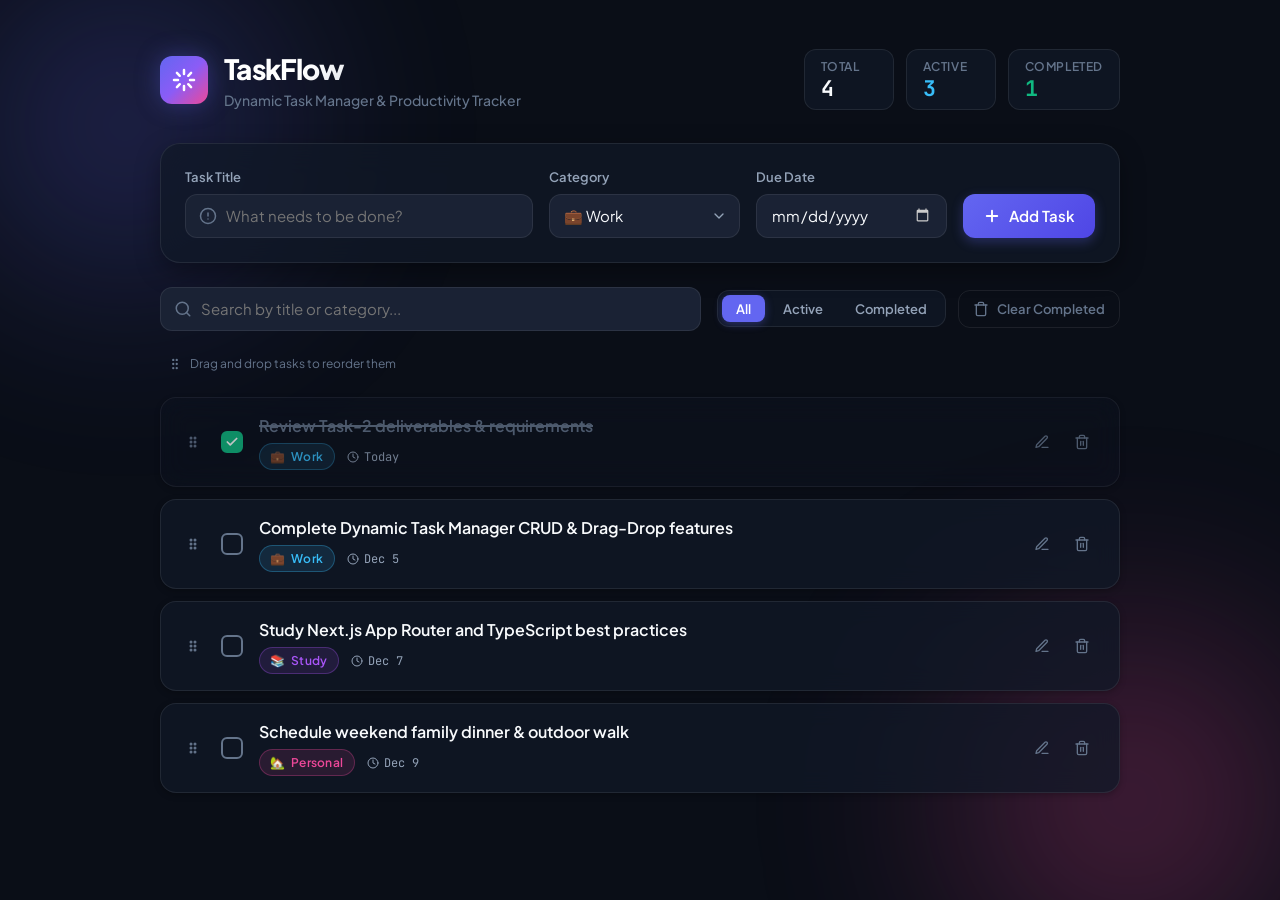
<file: Task-2/index.html>
<!DOCTYPE html>
<html lang="en">
<head>
  <meta charset="UTF-8">
  <meta name="viewport" content="width=device-width, initial-scale=1.0">
  <title>TaskFlow — Dynamic Task Manager & Productivity Tracker</title>
  <link rel="preconnect" href="https://fonts.googleapis.com">
  <link rel="preconnect" href="https://fonts.gstatic.com" crossorigin>
  <link href="https://fonts.googleapis.com/css2?family=Plus+Jakarta+Sans:wght@400;500;600;700;800&family=JetBrains+Mono:wght@500;600&display=swap" rel="stylesheet">
  <link rel="stylesheet" href="style.css">
</head>
<body>
  <!-- Background Glow Orbs -->
  <div class="bg-orb orb-1" aria-hidden="true"></div>
  <div class="bg-orb orb-2" aria-hidden="true"></div>

  <div class="app-container">
    <!-- Header with Title & Stats -->
    <header class="app-header">
      <div class="brand">
        <div class="brand-icon">
          <svg width="24" height="24" viewBox="0 0 24 24" fill="none" stroke="currentColor" stroke-width="2.5" stroke-linecap="round" stroke-linejoin="round">
            <path d="M12 2v4M12 18v4M4.93 4.93l2.83 2.83M16.24 16.24l2.83 2.83M2 12h4M18 12h4M4.93 19.07l2.83-2.83M16.24 7.76l2.83-2.83"/>
          </svg>
        </div>
        <div>
          <h1 class="brand-title">TaskFlow</h1>
          <p class="brand-subtitle">Dynamic Task Manager & Productivity Tracker</p>
        </div>
      </div>

      <!-- Live Counters -->
      <div class="stats-grid">
        <div class="stat-card stat-total">
          <span class="stat-label">Total</span>
          <span class="stat-value" id="counter-total">0</span>
        </div>
        <div class="stat-card stat-active">
          <span class="stat-label">Active</span>
          <span class="stat-value" id="counter-active">0</span>
        </div>
        <div class="stat-card stat-completed">
          <span class="stat-label">Completed</span>
          <span class="stat-value" id="counter-completed">0</span>
        </div>
      </div>
    </header>

    <!-- Task Creation Input Bar -->
    <section class="card form-card">
      <form id="task-form" autocomplete="off">
        <div class="form-grid">
          <div class="input-group title-group">
            <label for="task-title-input">Task Title</label>
            <div class="input-wrapper">
              <svg class="input-icon" width="18" height="18" viewBox="0 0 24 24" fill="none" stroke="currentColor" stroke-width="2" stroke-linecap="round" stroke-linejoin="round">
                <circle cx="12" cy="12" r="10"></circle>
                <line x1="12" y1="8" x2="12" y2="12"></line>
                <line x1="12" y1="16" x2="12.01" y2="16"></line>
              </svg>
              <input type="text" id="task-title-input" placeholder="What needs to be done?" required maxlength="120">
            </div>
          </div>

          <div class="input-group">
            <label for="task-category-select">Category</label>
            <div class="input-wrapper">
              <select id="task-category-select">
                <option value="Work">💼 Work</option>
                <option value="Personal">🏡 Personal</option>
                <option value="Study">📚 Study</option>
              </select>
            </div>
          </div>

          <div class="input-group">
            <label for="task-due-date-input">Due Date</label>
            <div class="input-wrapper">
              <input type="date" id="task-due-date-input">
            </div>
          </div>

          <button type="submit" id="add-task-btn" class="btn btn-primary">
            <svg width="18" height="18" viewBox="0 0 24 24" fill="none" stroke="currentColor" stroke-width="2.5" stroke-linecap="round" stroke-linejoin="round">
              <line x1="12" y1="5" x2="12" y2="19"></line>
              <line x1="5" y1="12" x2="19" y2="12"></line>
            </svg>
            <span>Add Task</span>
          </button>
        </div>
      </form>
    </section>

    <!-- Toolbar: Search & Filters -->
    <section class="toolbar-section">
      <!-- Search Input -->
      <div class="search-wrapper">
        <svg class="search-icon" width="18" height="18" viewBox="0 0 24 24" fill="none" stroke="currentColor" stroke-width="2" stroke-linecap="round" stroke-linejoin="round">
          <circle cx="11" cy="11" r="8"></circle>
          <line x1="21" y1="21" x2="16.65" y2="16.65"></line>
        </svg>
        <input type="text" id="search-input" placeholder="Search by title or category..." aria-label="Search tasks">
        <button type="button" id="search-clear-btn" class="search-clear-btn hidden" aria-label="Clear search">✕</button>
      </div>

      <!-- Filter Controls & Actions -->
      <div class="filter-controls">
        <div class="filter-tabs" role="tablist">
          <button type="button" class="filter-btn active" data-filter="all">All</button>
          <button type="button" class="filter-btn" data-filter="active">Active</button>
          <button type="button" class="filter-btn" data-filter="completed">Completed</button>
        </div>

        <button type="button" id="clear-completed-btn" class="btn btn-ghost" title="Clear all completed tasks">
          <svg width="16" height="16" viewBox="0 0 24 24" fill="none" stroke="currentColor" stroke-width="2" stroke-linecap="round" stroke-linejoin="round">
            <polyline points="3 6 5 6 21 6"></polyline>
            <path d="M19 6v14a2 2 0 0 1-2 2H7a2 2 0 0 1-2-2V6m3 0V4a2 2 0 0 1 2-2h4a2 2 0 0 1 2 2v2"></path>
          </svg>
          <span>Clear Completed</span>
        </button>
      </div>
    </section>

    <!-- Drag & Drop Hint -->
    <div class="dnd-hint" id="dnd-hint">
      <svg width="14" height="14" viewBox="0 0 24 24" fill="none" stroke="currentColor" stroke-width="2" stroke-linecap="round" stroke-linejoin="round">
        <circle cx="9" cy="12" r="1"></circle>
        <circle cx="9" cy="5" r="1"></circle>
        <circle cx="9" cy="19" r="1"></circle>
        <circle cx="15" cy="12" r="1"></circle>
        <circle cx="15" cy="5" r="1"></circle>
        <circle cx="15" cy="19" r="1"></circle>
      </svg>
      <span>Drag and drop tasks to reorder them</span>
    </div>

    <!-- Task List Container -->
    <main class="task-list-wrapper">
      <ul id="task-list" class="task-list" aria-label="Task list">
        <!-- Dynamically populated via script.js -->
      </ul>

      <!-- Empty State -->
      <div id="empty-state" class="empty-state hidden">
        <div class="empty-icon">
          <svg width="48" height="48" viewBox="0 0 24 24" fill="none" stroke="currentColor" stroke-width="1.5" stroke-linecap="round" stroke-linejoin="round">
            <rect x="3" y="4" width="18" height="18" rx="2" ry="2"></rect>
            <line x1="16" y1="2" x2="16" y2="6"></line>
            <line x1="8" y1="2" x2="8" y2="6"></line>
            <line x1="3" y1="10" x2="21" y2="10"></line>
            <path d="M8 14h.01"></path>
            <path d="M12 14h.01"></path>
            <path d="M16 14h.01"></path>
            <path d="M8 18h.01"></path>
            <path d="M12 18h.01"></path>
            <path d="M16 18h.01"></path>
          </svg>
        </div>
        <h3 id="empty-title" class="empty-title">No tasks found</h3>
        <p id="empty-desc" class="empty-desc">Create your first task above to start tracking your productivity!</p>
      </div>
    </main>
  </div>

  <!-- Edit Task Modal -->
  <div id="edit-modal" class="modal-backdrop hidden" role="dialog" aria-modal="true" aria-labelledby="edit-modal-title">
    <div class="modal-card">
      <div class="modal-header">
        <div class="modal-title-wrapper">
          <div class="modal-icon">
            <svg width="20" height="20" viewBox="0 0 24 24" fill="none" stroke="currentColor" stroke-width="2" stroke-linecap="round" stroke-linejoin="round">
              <path d="M12 20h9"></path>
              <path d="M16.5 3.5a2.121 2.121 0 0 1 3 3L7 19l-4 1 1-4L16.5 3.5z"></path>
            </svg>
          </div>
          <h2 id="edit-modal-title" class="modal-title">Edit Task</h2>
        </div>
        <button type="button" id="edit-modal-close" class="modal-close-btn" aria-label="Close modal">✕</button>
      </div>

      <form id="edit-task-form">
        <input type="hidden" id="edit-task-id">
        <div class="modal-body">
          <div class="input-group">
            <label for="edit-task-title">Task Title</label>
            <input type="text" id="edit-task-title" required maxlength="120">
          </div>

          <div class="modal-body-row">
            <div class="input-group">
              <label for="edit-task-category">Category</label>
              <select id="edit-task-category">
                <option value="Work">💼 Work</option>
                <option value="Personal">🏡 Personal</option>
                <option value="Study">📚 Study</option>
              </select>
            </div>

            <div class="input-group">
              <label for="edit-task-due-date">Due Date</label>
              <input type="date" id="edit-task-due-date">
            </div>
          </div>
        </div>

        <div class="modal-footer">
          <button type="button" id="edit-modal-cancel" class="btn btn-secondary">Cancel</button>
          <button type="submit" class="btn btn-primary">Save Changes</button>
        </div>
      </form>
    </div>
  </div>

  <!-- Toast Notification Container -->
  <div id="toast-container" class="toast-container" aria-live="polite"></div>

  <script src="script.js"></script>
</body>
</html>
</file>
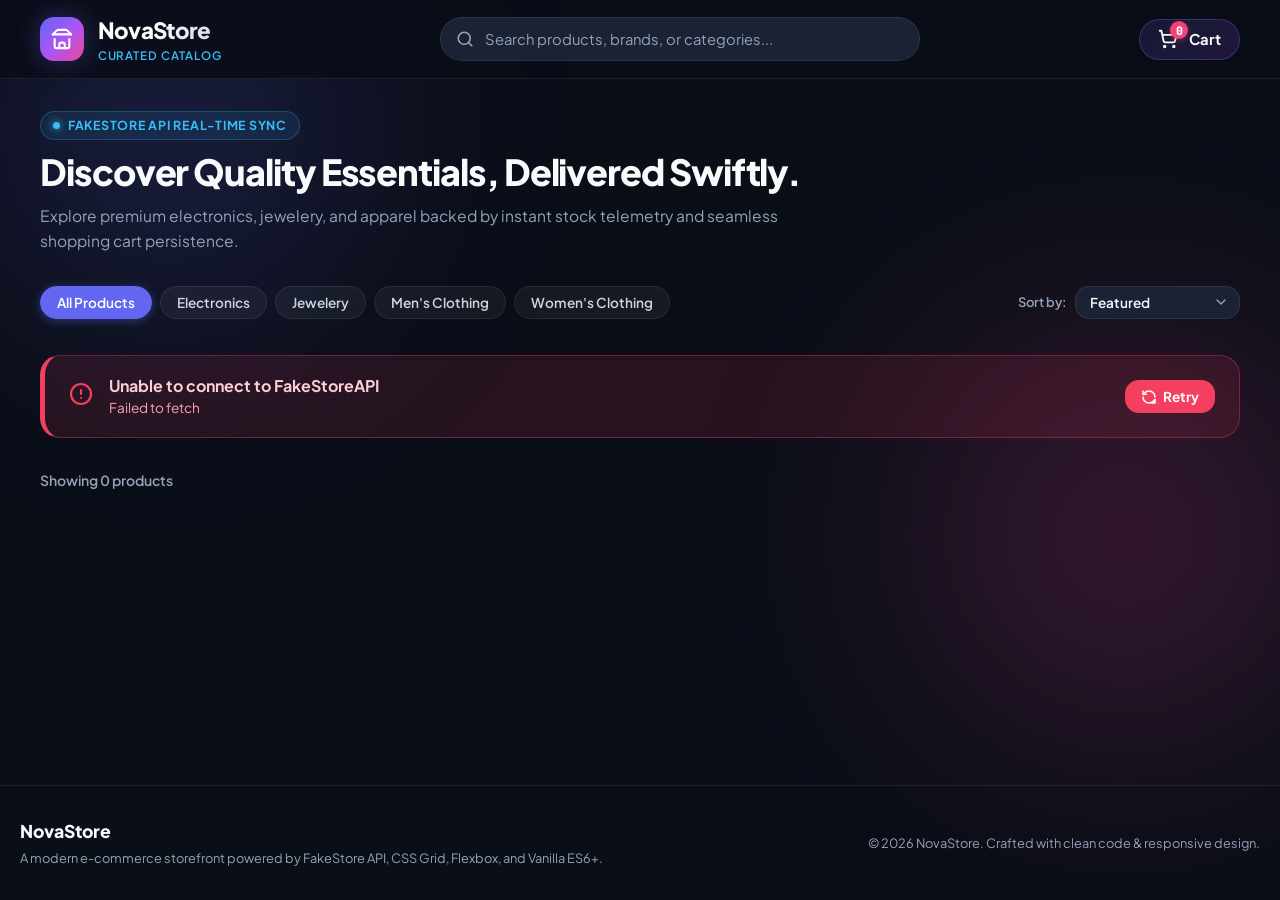
<file: Task-4/index.html>
<!DOCTYPE html>
<html lang="en">
<head>
  <meta charset="UTF-8">
  <meta name="viewport" content="width=device-width, initial-scale=1.0">
  <title>NovaStore — Modern E-Commerce Catalog & Interactive Cart</title>
  <link rel="preconnect" href="https://fonts.googleapis.com">
  <link rel="preconnect" href="https://fonts.gstatic.com" crossorigin>
  <link href="https://fonts.googleapis.com/css2?family=Plus+Jakarta+Sans:wght@300;400;500;600;700;800&family=JetBrains+Mono:wght@500;600;700&display=swap" rel="stylesheet">
  <link rel="stylesheet" href="style.css">
</head>
<body>
  <!-- Ambient Background Glow -->
  <div class="ambient-glow glow-1" aria-hidden="true"></div>
  <div class="ambient-glow glow-2" aria-hidden="true"></div>

  <!-- Sticky Navbar -->
  <header class="navbar" id="navbar">
    <div class="nav-container">
      <a href="#" class="brand" aria-label="NovaStore Home">
        <div class="brand-badge">
          <svg width="22" height="22" viewBox="0 0 24 24" fill="none" stroke="currentColor" stroke-width="2.3" stroke-linecap="round" stroke-linejoin="round">
            <path d="m2 7 4.41-4.41A2 2 0 0 1 7.83 2h8.34a2 2 0 0 1 1.42.59L22 7"/>
            <path d="M4 12v8a2 2 0 0 0 2 2h12a2 2 0 0 0 2-2v-8"/>
            <path d="M15 22v-4a2 2 0 0 0-2-2h-2a2 2 0 0 0-2 2v4"/>
            <path d="M2 7h20"/>
          </svg>
        </div>
        <div class="brand-text">
          <span class="brand-title">NovaStore</span>
          <span class="brand-subtitle">Curated Catalog</span>
        </div>
      </a>

      <!-- Quick Nav Search (Desktop / Tablet) -->
      <div class="nav-search-wrapper">
        <svg class="search-icon" width="18" height="18" viewBox="0 0 24 24" fill="none" stroke="currentColor" stroke-width="2.2" stroke-linecap="round" stroke-linejoin="round" aria-hidden="true">
          <circle cx="11" cy="11" r="8"></circle>
          <line x1="21" y1="21" x2="16.65" y2="16.65"></line>
        </svg>
        <input type="text" id="nav-search-input" class="nav-search-input" placeholder="Search products, brands, or categories..." aria-label="Search products">
        <button type="button" id="nav-clear-search-btn" class="nav-clear-btn hidden" aria-label="Clear search">✕</button>
      </div>

      <!-- Cart Button with Live Badge -->
      <button type="button" class="cart-trigger-btn" id="cart-trigger-btn" aria-label="Open shopping cart" aria-haspopup="dialog">
        <div class="cart-icon-wrapper">
          <svg width="20" height="20" viewBox="0 0 24 24" fill="none" stroke="currentColor" stroke-width="2.2" stroke-linecap="round" stroke-linejoin="round">
            <circle cx="8" cy="21" r="1"/>
            <circle cx="19" cy="21" r="1"/>
            <path d="M2.05 2.05h2l2.66 12.42a2 2 0 0 0 2 1.58h9.78a2 2 0 0 0 1.95-1.57l1.65-7.43H5.12"/>
          </svg>
          <span class="cart-badge" id="cart-badge">0</span>
        </div>
        <span class="cart-btn-label">Cart</span>
      </button>
    </div>
  </header>

  <!-- Main Catalog Shell -->
  <main class="app-shell">
    <!-- Hero Banner & Controls -->
    <section class="hero-section">
      <div class="hero-content">
        <div class="hero-tag">
          <span class="pulse-dot"></span>
          <span>FakeStore API Real-Time Sync</span>
        </div>
        <h1 class="hero-title">Discover Quality Essentials, Delivered Swiftly.</h1>
        <p class="hero-description">Explore premium electronics, jewelery, and apparel backed by instant stock telemetry and seamless shopping cart persistence.</p>
      </div>

      <!-- Mobile Search Input Bar -->
      <div class="mobile-search-bar">
        <svg class="search-icon" width="18" height="18" viewBox="0 0 24 24" fill="none" stroke="currentColor" stroke-width="2.2" stroke-linecap="round" stroke-linejoin="round" aria-hidden="true">
          <circle cx="11" cy="11" r="8"></circle>
          <line x1="21" y1="21" x2="16.65" y2="16.65"></line>
        </svg>
        <input type="text" id="mobile-search-input" class="nav-search-input" placeholder="Search by title, category, keywords..." aria-label="Mobile search products">
        <button type="button" id="mobile-clear-search-btn" class="nav-clear-btn hidden" aria-label="Clear search">✕</button>
      </div>

      <!-- Category Filter Tabs & Sort Controls -->
      <div class="controls-toolbar">
        <div class="category-tabs" id="category-tabs" role="tablist" aria-label="Filter products by category">
          <button type="button" class="tab-btn active" data-category="all" role="tab" aria-selected="true">All Products</button>
          <button type="button" class="tab-btn" data-category="electronics" role="tab" aria-selected="false">Electronics</button>
          <button type="button" class="tab-btn" data-category="jewelery" role="tab" aria-selected="false">Jewelery</button>
          <button type="button" class="tab-btn" data-category="men's clothing" role="tab" aria-selected="false">Men's Clothing</button>
          <button type="button" class="tab-btn" data-category="women's clothing" role="tab" aria-selected="false">Women's Clothing</button>
        </div>

        <div class="sort-wrapper">
          <label for="sort-select" class="sort-label">Sort by:</label>
          <select id="sort-select" class="sort-select" aria-label="Sort products">
            <option value="featured">Featured</option>
            <option value="price-asc">Price: Low to High</option>
            <option value="price-desc">Price: High to Low</option>
            <option value="rating">Highest Rated</option>
          </select>
        </div>
      </div>
    </section>

    <!-- Feedback States: Loading Skeleton Grid -->
    <section id="loading-state" class="loading-state hidden" aria-live="polite">
      <div class="products-grid skeleton-grid">
        <div class="skeleton-card"></div>
        <div class="skeleton-card"></div>
        <div class="skeleton-card"></div>
        <div class="skeleton-card"></div>
        <div class="skeleton-card"></div>
        <div class="skeleton-card"></div>
        <div class="skeleton-card"></div>
        <div class="skeleton-card"></div>
      </div>
    </section>

    <!-- Error Banner with Retry -->
    <div id="error-banner" class="error-banner hidden" role="alert">
      <div class="error-icon" aria-hidden="true">
        <svg width="24" height="24" viewBox="0 0 24 24" fill="none" stroke="currentColor" stroke-width="2.2" stroke-linecap="round" stroke-linejoin="round">
          <circle cx="12" cy="12" r="10"></circle>
          <line x1="12" y1="8" x2="12" y2="12"></line>
          <line x1="12" y1="16" x2="12.01" y2="16"></line>
        </svg>
      </div>
      <div class="error-body">
        <h3 class="error-title" id="error-title">Unable to Load Products</h3>
        <p class="error-msg" id="error-msg">There was an issue fetching the product catalog. Please verify your connection.</p>
      </div>
      <button type="button" id="retry-btn" class="retry-btn">
        <svg width="16" height="16" viewBox="0 0 24 24" fill="none" stroke="currentColor" stroke-width="2.3" stroke-linecap="round" stroke-linejoin="round">
          <path d="M21 12a9 9 0 0 0-9-9 9.75 9.75 0 0 0-6.74 2.74L3 8"/>
          <path d="M3 3v5h5"/>
          <path d="M3 12a9 9 0 0 0 9 9 9.75 9.75 0 0 0 6.74-2.74L21 16"/>
          <path d="M16 21h5v-5"/>
        </svg>
        <span>Retry</span>
      </button>
    </div>

    <!-- Active Products Summary Bar -->
    <div class="catalog-summary-bar">
      <span class="results-counter" id="results-counter">Showing 0 products</span>
      <span class="active-filter-badge hidden" id="active-filter-badge">
        <span id="active-filter-text">Electronics</span>
        <button type="button" id="clear-filter-btn" class="clear-filter-icon" aria-label="Reset filter">✕</button>
      </span>
    </div>

    <!-- Responsive Product Catalog Grid -->
    <section class="products-grid" id="products-grid" aria-label="Product catalog grid">
      <!-- Dynamically populated via script.js -->
    </section>

    <!-- Empty Results State -->
    <div id="empty-state" class="empty-state hidden">
      <div class="empty-icon-circle">
        <svg width="48" height="48" viewBox="0 0 24 24" fill="none" stroke="currentColor" stroke-width="1.8" stroke-linecap="round" stroke-linejoin="round">
          <circle cx="11" cy="11" r="8"></circle>
          <line x1="21" y1="21" x2="16.65" y2="16.65"></line>
          <line x1="8" y1="11" x2="14" y2="11"></line>
        </svg>
      </div>
      <h3 class="empty-title">No Products Found</h3>
      <p class="empty-desc" id="empty-desc">We couldn't find any items matching your current filters or search term.</p>
      <button type="button" id="reset-search-btn" class="reset-btn">Reset All Filters</button>
    </div>
  </main>

  <!-- Slide-Out Shopping Cart Drawer Backdrop -->
  <div class="cart-backdrop hidden" id="cart-backdrop" tabindex="-1" aria-hidden="true"></div>

  <!-- Slide-Out Shopping Cart Drawer Panel -->
  <aside class="cart-drawer hidden" id="cart-drawer" role="dialog" aria-modal="true" aria-labelledby="cart-drawer-title">
    <div class="cart-drawer-header">
      <div class="cart-header-title-group">
        <div class="cart-header-icon">
          <svg width="20" height="20" viewBox="0 0 24 24" fill="none" stroke="currentColor" stroke-width="2.2" stroke-linecap="round" stroke-linejoin="round">
            <circle cx="8" cy="21" r="1"/>
            <circle cx="19" cy="21" r="1"/>
            <path d="M2.05 2.05h2l2.66 12.42a2 2 0 0 0 2 1.58h9.78a2 2 0 0 0 1.95-1.57l1.65-7.43H5.12"/>
          </svg>
        </div>
        <h2 id="cart-drawer-title" class="cart-drawer-title">Your Cart (<span id="cart-drawer-count">0</span>)</h2>
      </div>

      <div class="cart-header-actions">
        <button type="button" id="clear-cart-btn" class="clear-cart-btn" title="Empty all cart items">Clear All</button>
        <button type="button" id="close-cart-btn" class="close-cart-btn" aria-label="Close cart drawer">✕</button>
      </div>
    </div>

    <!-- Free Shipping Progress Indicator -->
    <div class="shipping-progress-banner" id="shipping-progress-banner">
      <div class="shipping-text" id="shipping-text">Add <strong>$50.00</strong> more for Free Shipping!</div>
      <div class="progress-bar-track">
        <div class="progress-bar-fill" id="shipping-progress-fill" style="width: 0%;"></div>
      </div>
    </div>

    <!-- Cart Items Scrollable List -->
    <div class="cart-items-container custom-scrollbar" id="cart-items-container">
      <!-- Dynamically populated or empty message -->
    </div>

    <!-- Cart Drawer Empty State -->
    <div class="cart-empty-view hidden" id="cart-empty-view">
      <div class="cart-empty-icon">
        <svg width="56" height="56" viewBox="0 0 24 24" fill="none" stroke="currentColor" stroke-width="1.6" stroke-linecap="round" stroke-linejoin="round">
          <circle cx="8" cy="21" r="1"/>
          <circle cx="19" cy="21" r="1"/>
          <path d="M2.05 2.05h2l2.66 12.42a2 2 0 0 0 2 1.58h9.78a2 2 0 0 0 1.95-1.57l1.65-7.43H5.12"/>
          <line x1="3" y1="3" x2="21" y2="21"/>
        </svg>
      </div>
      <h3 class="cart-empty-title">Your Cart is Empty</h3>
      <p class="cart-empty-desc">Discover our curated collection and add your favorite essentials!</p>
      <button type="button" class="btn-start-shopping" id="btn-start-shopping">Start Shopping</button>
    </div>

    <!-- Cart Drawer Footer & Price Calculation Breakdown -->
    <div class="cart-drawer-footer" id="cart-drawer-footer">
      <div class="cart-breakdown">
        <div class="breakdown-row">
          <span class="breakdown-label">Subtotal</span>
          <span class="breakdown-val" id="calc-subtotal">$0.00</span>
        </div>
        <div class="breakdown-row">
          <span class="breakdown-label">Shipping</span>
          <span class="breakdown-val" id="calc-shipping">$0.00</span>
        </div>
        <div class="breakdown-row">
          <span class="breakdown-label">Estimated Tax (8%)</span>
          <span class="breakdown-val" id="calc-tax">$0.00</span>
        </div>
        <div class="breakdown-divider"></div>
        <div class="breakdown-row grand-total-row">
          <span class="grand-label">Grand Total</span>
          <span class="grand-val" id="calc-grand-total">$0.00</span>
        </div>
      </div>

      <button type="button" id="proceed-checkout-btn" class="btn-proceed-checkout">
        <span>Proceed to Checkout</span>
        <svg width="18" height="18" viewBox="0 0 24 24" fill="none" stroke="currentColor" stroke-width="2.3" stroke-linecap="round" stroke-linejoin="round">
          <line x1="5" y1="12" x2="19" y2="12"></line>
          <polyline points="12 5 19 12 12 19"></polyline>
        </svg>
      </button>
    </div>
  </aside>

  <!-- Simulated Checkout Modal -->
  <div class="modal-backdrop hidden" id="checkout-modal" role="dialog" aria-modal="true" aria-labelledby="checkout-modal-title">
    <div class="checkout-card custom-scrollbar">
      <div class="checkout-header">
        <div class="checkout-header-left">
          <div class="checkout-badge-icon">
            <svg width="20" height="20" viewBox="0 0 24 24" fill="none" stroke="currentColor" stroke-width="2.3" stroke-linecap="round" stroke-linejoin="round">
              <rect x="1" y="4" width="22" height="16" rx="2" ry="2"/>
              <line x1="1" y1="10" x2="23" y2="10"/>
            </svg>
          </div>
          <h2 id="checkout-modal-title" class="checkout-modal-title">Simulated Express Checkout</h2>
        </div>
        <button type="button" id="close-checkout-modal-btn" class="close-modal-btn" aria-label="Close checkout modal">✕</button>
      </div>

      <!-- Checkout Form View -->
      <form id="checkout-form" class="checkout-form">
        <div class="checkout-grid">
          <!-- Customer & Shipping Information -->
          <div class="checkout-section">
            <h3 class="section-heading">1. Shipping Information</h3>
            <div class="form-row">
              <div class="form-group">
                <label for="checkout-name">Full Name *</label>
                <input type="text" id="checkout-name" required placeholder="Nila Rani Nath" autocomplete="name">
              </div>
              <div class="form-group">
                <label for="checkout-email">Email Address *</label>
                <input type="email" id="checkout-email" required placeholder="nilarani@example.com" autocomplete="email">
              </div>
            </div>

            <div class="form-group">
              <label for="checkout-address">Street Address *</label>
              <input type="text" id="checkout-address" required placeholder="Zindabazar, Amberkhana Road" autocomplete="street-address">
            </div>

            <div class="form-row three-col">
              <div class="form-group">
                <label for="checkout-city">City *</label>
                <input type="text" id="checkout-city" required placeholder="Sylhet" autocomplete="address-level2">
              </div>
              <div class="form-group">
                <label for="checkout-country">Country *</label>
                <input type="text" id="checkout-country" required placeholder="Bangladesh" autocomplete="country-name">
              </div>
              <div class="form-group">
                <label for="checkout-postal">Postal Code</label>
                <input type="text" id="checkout-postal" placeholder="3100" autocomplete="postal-code">
              </div>
            </div>

            <h3 class="section-heading" style="margin-top: 1.25rem;">2. Payment Method</h3>
            <div class="payment-methods">
              <label class="payment-option active">
                <input type="radio" name="payment" value="card" checked>
                <span class="radio-indicator"></span>
                <span class="payment-name">💳 Credit / Debit Card (Simulated)</span>
              </label>
              <label class="payment-option">
                <input type="radio" name="payment" value="cod">
                <span class="radio-indicator"></span>
                <span class="payment-name">📦 Cash on Delivery</span>
              </label>
            </div>
          </div>

          <!-- Order Summary in Checkout -->
          <div class="checkout-section summary-section">
            <h3 class="section-heading">Order Summary (<span id="modal-item-count">0</span>)</h3>
            <div class="modal-summary-items custom-scrollbar" id="modal-summary-items">
              <!-- Rendered items -->
            </div>

            <div class="checkout-cost-breakdown">
              <div class="cost-line">
                <span>Subtotal</span>
                <span id="modal-calc-subtotal">$0.00</span>
              </div>
              <div class="cost-line">
                <span>Shipping</span>
                <span id="modal-calc-shipping">$0.00</span>
              </div>
              <div class="cost-line">
                <span>Estimated Tax (8%)</span>
                <span id="modal-calc-tax">$0.00</span>
              </div>
              <div class="cost-divider"></div>
              <div class="cost-line total-line">
                <span>Grand Total</span>
                <span id="modal-calc-grand-total">$0.00</span>
              </div>
            </div>
          </div>
        </div>

        <div class="checkout-footer">
          <button type="button" id="cancel-checkout-btn" class="btn-secondary">Cancel</button>
          <button type="submit" id="place-order-btn" class="btn-place-order">
            <span>Place Order Now</span>
            <svg width="18" height="18" viewBox="0 0 24 24" fill="none" stroke="currentColor" stroke-width="2.3" stroke-linecap="round" stroke-linejoin="round">
              <polyline points="20 6 9 17 4 12"/>
            </svg>
          </button>
        </div>
      </form>

      <!-- Order Confirmation View (Shown on Successful Submission) -->
      <div id="order-confirmation-view" class="order-confirmation-view hidden">
        <div class="confirmation-icon">
          <svg width="48" height="48" viewBox="0 0 24 24" fill="none" stroke="currentColor" stroke-width="2.4" stroke-linecap="round" stroke-linejoin="round">
            <path d="M22 11.08V12a10 10 0 1 1-5.93-9.14"/>
            <polyline points="22 4 12 14.01 9 11.01"/>
          </svg>
        </div>
        <h2 class="confirmation-title">Thank You for Your Order!</h2>
        <p class="confirmation-subtitle">Your simulated order has been placed successfully. A confirmation receipt has been simulated for your records.</p>

        <div class="confirmation-receipt-card">
          <div class="receipt-row">
            <span class="receipt-label">Order Number:</span>
            <span class="receipt-val code" id="confirm-order-id">#NOV-829471</span>
          </div>
          <div class="receipt-row">
            <span class="receipt-label">Customer:</span>
            <span class="receipt-val" id="confirm-customer-name">Nila Rani Nath</span>
          </div>
          <div class="receipt-row">
            <span class="receipt-label">Delivery To:</span>
            <span class="receipt-val" id="confirm-delivery-address">Sylhet, Bangladesh</span>
          </div>
          <div class="receipt-row">
            <span class="receipt-label">Amount Paid:</span>
            <span class="receipt-val highlight" id="confirm-total-amount">$0.00</span>
          </div>
          <div class="receipt-row">
            <span class="receipt-label">Estimated Delivery:</span>
            <span class="receipt-val" id="confirm-delivery-time">2-4 Business Days</span>
          </div>
        </div>

        <button type="button" id="confirm-continue-shopping-btn" class="btn-primary" style="margin-top: 1.5rem;">
          Continue Shopping
        </button>
      </div>
    </div>
  </div>

  <!-- Global Toast Notification Container -->
  <div class="toast-container" id="toast-container" aria-live="polite"></div>

  <!-- Footer -->
  <footer class="app-footer">
    <div class="footer-container">
      <div class="footer-brand">
        <span class="footer-brand-title">NovaStore</span>
        <p class="footer-desc">A modern e-commerce storefront powered by FakeStore API, CSS Grid, Flexbox, and Vanilla ES6+.</p>
      </div>
      <p class="footer-copy">&copy; 2026 NovaStore. Crafted with clean code & responsive design.</p>
    </div>
  </footer>

  <script src="script.js"></script>
</body>
</html>
</file>
<file: Task-2/style.css>
/* ============================================================
   TaskFlow — Dynamic Task Manager & Productivity Tracker
   Clean, modern, accessible design with fluid CSS transitions
   ============================================================ */

:root {
  /* Color Palette */
  --bg-primary: #0a0e17;
  --bg-secondary: #111827;
  --bg-card: rgba(17, 24, 39, 0.75);
  --bg-card-hover: rgba(24, 34, 53, 0.85);
  --bg-input: #1a2234;
  --bg-input-focus: #202b42;

  --border-subtle: rgba(255, 255, 255, 0.08);
  --border-strong: rgba(255, 255, 255, 0.16);
  --border-focus: #6366f1;

  --text-primary: #f8fafc;
  --text-secondary: #94a3b8;
  --text-muted: #64748b;

  --primary: #6366f1;
  --primary-hover: #4f46e5;
  --primary-glow: rgba(99, 102, 241, 0.35);

  --accent-work: #38bdf8;
  --accent-work-bg: rgba(56, 189, 248, 0.12);
  --accent-work-border: rgba(56, 189, 248, 0.3);

  --accent-personal: #ec4899;
  --accent-personal-bg: rgba(236, 72, 153, 0.12);
  --accent-personal-border: rgba(236, 72, 153, 0.3);

  --accent-study: #a855f7;
  --accent-study-bg: rgba(168, 85, 247, 0.12);
  --accent-study-border: rgba(168, 85, 247, 0.3);

  --status-active: #38bdf8;
  --status-active-bg: rgba(56, 189, 248, 0.1);

  --status-completed: #10b981;
  --status-completed-bg: rgba(16, 185, 129, 0.12);

  --status-overdue: #f43f5e;
  --status-overdue-bg: rgba(244, 63, 94, 0.12);
  --status-overdue-border: rgba(244, 63, 94, 0.35);

  --radius-sm: 8px;
  --radius-md: 12px;
  --radius-lg: 16px;
  --radius-xl: 20px;
  --radius-full: 9999px;

  --shadow-sm: 0 2px 6px rgba(0, 0, 0, 0.25);
  --shadow-md: 0 8px 24px rgba(0, 0, 0, 0.35);
  --shadow-lg: 0 16px 40px rgba(0, 0, 0, 0.45);
  --shadow-glow: 0 0 24px var(--primary-glow);

  --transition-fast: 0.15s ease;
  --transition-normal: 0.25s cubic-bezier(0.4, 0, 0.2, 1);
  --transition-slow: 0.35s cubic-bezier(0.4, 0, 0.2, 1);
}

/* Base Reset */
*, *::before, *::after {
  box-sizing: border-box;
  margin: 0;
  padding: 0;
}

html {
  font-family: 'Plus Jakarta Sans', system-ui, -apple-system, sans-serif;
  color: var(--text-primary);
  background-color: var(--bg-primary);
  line-height: 1.5;
  -webkit-font-smoothing: antialiased;
}

body {
  min-height: 100vh;
  position: relative;
  overflow-x: hidden;
  padding: 2.5rem 1rem;
}

/* Background Glowing Orbs */
.bg-orb {
  position: fixed;
  border-radius: 50%;
  filter: blur(100px);
  pointer-events: none;
  z-index: 0;
  opacity: 0.4;
  animation: floatOrb 18s ease-in-out infinite alternate;
}

.orb-1 {
  width: 450px;
  height: 450px;
  background: radial-gradient(circle, #6366f1 0%, transparent 70%);
  top: -100px;
  left: -100px;
}

.orb-2 {
  width: 500px;
  height: 500px;
  background: radial-gradient(circle, #ec4899 0%, transparent 70%);
  bottom: -150px;
  right: -100px;
  animation-duration: 22s;
  animation-delay: -5s;
}

@keyframes floatOrb {
  0% { transform: translate(0, 0) scale(1); }
  50% { transform: translate(40px, 30px) scale(1.08); }
  100% { transform: translate(-30px, 60px) scale(0.95); }
}

/* App Container */
.app-container {
  max-width: 960px;
  margin: 0 auto;
  position: relative;
  z-index: 1;
  display: flex;
  flex-direction: column;
  gap: 1.5rem;
}

/* Header & Brand */
.app-header {
  display: flex;
  flex-wrap: wrap;
  align-items: center;
  justify-content: space-between;
  gap: 1.5rem;
  padding: 0.5rem 0;
}

.brand {
  display: flex;
  align-items: center;
  gap: 1rem;
}

.brand-icon {
  width: 48px;
  height: 48px;
  border-radius: var(--radius-md);
  background: linear-gradient(135deg, #6366f1, #8b5cf6, #ec4899);
  display: flex;
  align-items: center;
  justify-content: center;
  color: #fff;
  box-shadow: var(--shadow-glow);
  flex-shrink: 0;
}

.brand-title {
  font-size: 1.75rem;
  font-weight: 800;
  letter-spacing: -0.025em;
  background: linear-gradient(135deg, #ffffff 30%, #94a3b8);
  -webkit-background-clip: text;
  -webkit-text-fill-color: transparent;
}

.brand-subtitle {
  font-size: 0.875rem;
  color: var(--text-muted);
  font-weight: 500;
}

/* Stats Live Counters */
.stats-grid {
  display: flex;
  gap: 0.75rem;
  flex-wrap: wrap;
}

.stat-card {
  background: var(--bg-card);
  backdrop-filter: blur(12px);
  border: 1px solid var(--border-subtle);
  border-radius: var(--radius-md);
  padding: 0.5rem 1rem;
  min-width: 90px;
  display: flex;
  flex-direction: column;
  align-items: flex-start;
  transition: transform var(--transition-normal), border-color var(--transition-normal);
}

.stat-card:hover {
  transform: translateY(-2px);
  border-color: var(--border-strong);
}

.stat-label {
  font-size: 0.75rem;
  text-transform: uppercase;
  letter-spacing: 0.05em;
  font-weight: 600;
  color: var(--text-muted);
}

.stat-value {
  font-size: 1.35rem;
  font-weight: 700;
  font-family: 'JetBrains Mono', monospace;
  line-height: 1.2;
}

.stat-total .stat-value { color: var(--text-primary); }
.stat-active .stat-value { color: var(--status-active); }
.stat-completed .stat-value { color: var(--status-completed); }

/* Common Card */
.card {
  background: var(--bg-card);
  backdrop-filter: blur(16px);
  border: 1px solid var(--border-subtle);
  border-radius: var(--radius-xl);
  padding: 1.5rem;
  box-shadow: var(--shadow-md);
}

/* Task Form Grid */
.form-grid {
  display: grid;
  grid-template-columns: 2fr 1.1fr 1.1fr auto;
  gap: 1rem;
  align-items: flex-end;
}

.input-group {
  display: flex;
  flex-direction: column;
  gap: 0.4rem;
}

.input-group label {
  font-size: 0.8125rem;
  font-weight: 600;
  color: var(--text-secondary);
}

.input-wrapper {
  position: relative;
  display: flex;
  align-items: center;
}

.input-icon {
  position: absolute;
  left: 0.875rem;
  color: var(--text-muted);
  pointer-events: none;
}

.form-grid .title-group input {
  padding-left: 2.5rem;
}

input[type="text"],
input[type="date"],
select {
  width: 100%;
  height: 44px;
  background: var(--bg-input);
  border: 1px solid var(--border-subtle);
  border-radius: var(--radius-md);
  color: var(--text-primary);
  font-family: inherit;
  font-size: 0.9375rem;
  padding: 0 0.875rem;
  outline: none;
  transition: border-color var(--transition-fast), background-color var(--transition-fast), box-shadow var(--transition-fast);
}

input[type="text"]:focus,
input[type="date"]:focus,
select:focus {
  background: var(--bg-input-focus);
  border-color: var(--border-focus);
  box-shadow: 0 0 0 3px rgba(99, 102, 241, 0.2);
}

input[type="date"]::-webkit-calendar-picker-indicator {
  filter: invert(0.8);
  cursor: pointer;
}

select {
  cursor: pointer;
  appearance: none;
  background-image: url("data:image/svg+xml,%3Csvg xmlns='http://www.w3.org/2000/svg' width='16' height='16' viewBox='0 0 24 24' fill='none' stroke='%2394a3b8' stroke-width='2' stroke-linecap='round' stroke-linejoin='round'%3E%3Cpolyline points='6 9 12 15 18 9'%3E%3C/polyline%3E%3C/svg%3E");
  background-repeat: no-repeat;
  background-position: right 0.75rem center;
  padding-right: 2.25rem;
}

select option {
  background: var(--bg-secondary);
  color: var(--text-primary);
}

/* Buttons */
.btn {
  display: inline-flex;
  align-items: center;
  justify-content: center;
  gap: 0.5rem;
  height: 44px;
  padding: 0 1.25rem;
  font-family: inherit;
  font-size: 0.9375rem;
  font-weight: 600;
  border-radius: var(--radius-md);
  border: none;
  cursor: pointer;
  transition: all var(--transition-normal);
  white-space: nowrap;
}

.btn-primary {
  background: linear-gradient(135deg, #6366f1, #4f46e5);
  color: #fff;
  box-shadow: 0 4px 12px rgba(99, 102, 241, 0.3);
}

.btn-primary:hover {
  background: linear-gradient(135deg, #4f46e5, #4338ca);
  transform: translateY(-1px);
  box-shadow: 0 6px 16px rgba(99, 102, 241, 0.45);
}

.btn-primary:active {
  transform: translateY(0);
}

.btn-secondary {
  background: var(--bg-input);
  color: var(--text-secondary);
  border: 1px solid var(--border-subtle);
}

.btn-secondary:hover {
  background: var(--bg-input-focus);
  color: var(--text-primary);
  border-color: var(--border-strong);
}

.btn-ghost {
  background: transparent;
  color: var(--text-muted);
  border: 1px solid var(--border-subtle);
  height: 38px;
  padding: 0 0.875rem;
  font-size: 0.8125rem;
}

.btn-ghost:hover {
  background: rgba(244, 63, 94, 0.1);
  color: #f43f5e;
  border-color: rgba(244, 63, 94, 0.3);
}

/* Toolbar: Search & Filters */
.toolbar-section {
  display: flex;
  flex-wrap: wrap;
  align-items: center;
  justify-content: space-between;
  gap: 1rem;
}

.search-wrapper {
  position: relative;
  flex: 1 1 280px;
  display: flex;
  align-items: center;
}

.search-icon {
  position: absolute;
  left: 0.875rem;
  color: var(--text-muted);
  pointer-events: none;
}

.search-wrapper input {
  padding-left: 2.5rem;
  padding-right: 2.25rem;
}

.search-clear-btn {
  position: absolute;
  right: 0.75rem;
  background: transparent;
  border: none;
  color: var(--text-muted);
  cursor: pointer;
  font-size: 0.875rem;
  padding: 0.25rem;
  border-radius: var(--radius-full);
  display: flex;
  align-items: center;
  justify-content: center;
  transition: color var(--transition-fast);
}

.search-clear-btn:hover {
  color: var(--text-primary);
}

.filter-controls {
  display: flex;
  align-items: center;
  gap: 0.75rem;
  flex-wrap: wrap;
}

.filter-tabs {
  display: inline-flex;
  background: var(--bg-card);
  border: 1px solid var(--border-subtle);
  border-radius: var(--radius-md);
  padding: 4px;
  gap: 4px;
}

.filter-btn {
  background: transparent;
  border: none;
  color: var(--text-secondary);
  font-family: inherit;
  font-size: 0.8125rem;
  font-weight: 600;
  padding: 0.35rem 0.875rem;
  border-radius: var(--radius-sm);
  cursor: pointer;
  transition: all var(--transition-normal);
}

.filter-btn:hover {
  color: var(--text-primary);
}

.filter-btn.active {
  background: var(--primary);
  color: #fff;
  box-shadow: 0 2px 8px rgba(99, 102, 241, 0.35);
}

/* Drag & Drop Hint */
.dnd-hint {
  display: flex;
  align-items: center;
  gap: 0.5rem;
  font-size: 0.75rem;
  color: var(--text-muted);
  padding: 0 0.5rem;
}

/* Task List */
.task-list-wrapper {
  position: relative;
  min-height: 200px;
}

.task-list {
  list-style: none;
  display: flex;
  flex-direction: column;
  gap: 0.75rem;
}

/* Task Item */
.task-item {
  background: var(--bg-card);
  backdrop-filter: blur(12px);
  border: 1px solid var(--border-subtle);
  border-radius: var(--radius-lg);
  padding: 1rem 1.25rem;
  display: flex;
  align-items: center;
  gap: 1rem;
  box-shadow: var(--shadow-sm);
  transition: transform var(--transition-normal), border-color var(--transition-normal), box-shadow var(--transition-normal), opacity var(--transition-normal);
  cursor: default;
  position: relative;
}

.task-item:hover {
  background: var(--bg-card-hover);
  border-color: var(--border-strong);
  transform: translateY(-1px);
  box-shadow: var(--shadow-md);
}

/* Drag Handle */
.drag-handle {
  color: var(--text-muted);
  cursor: grab;
  padding: 0.25rem;
  display: flex;
  align-items: center;
  justify-content: center;
  border-radius: var(--radius-sm);
  transition: color var(--transition-fast), background-color var(--transition-fast);
  user-select: none;
  flex-shrink: 0;
}

.drag-handle:hover {
  color: var(--text-primary);
  background: rgba(255, 255, 255, 0.05);
}

.drag-handle:active {
  cursor: grabbing;
}

/* Drag & Drop states */
.task-item.dragging {
  opacity: 0.45;
  transform: scale(0.98);
  border-color: var(--primary);
  box-shadow: var(--shadow-glow);
}

.task-item.drag-over-top {
  border-top: 2px solid var(--primary);
}

.task-item.drag-over-bottom {
  border-bottom: 2px solid var(--primary);
}

/* Custom Checkbox */
.checkbox-wrapper {
  display: flex;
  align-items: center;
  cursor: pointer;
  flex-shrink: 0;
}

.custom-checkbox {
  width: 22px;
  height: 22px;
  border-radius: 6px;
  border: 2px solid var(--text-muted);
  display: flex;
  align-items: center;
  justify-content: center;
  transition: all var(--transition-fast);
  background: transparent;
}

.custom-checkbox svg {
  opacity: 0;
  transform: scale(0.5);
  transition: all var(--transition-fast);
  color: #fff;
}

.checkbox-wrapper:hover .custom-checkbox {
  border-color: var(--primary);
}

/* Task Content */
.task-content {
  flex: 1;
  min-width: 0;
  display: flex;
  flex-direction: column;
  gap: 0.35rem;
}

.task-title {
  font-size: 1rem;
  font-weight: 600;
  color: var(--text-primary);
  word-break: break-word;
  transition: color var(--transition-normal), text-decoration var(--transition-normal);
}

.task-meta {
  display: flex;
  align-items: center;
  gap: 0.75rem;
  flex-wrap: wrap;
}

/* Category Badges */
.category-badge {
  display: inline-flex;
  align-items: center;
  gap: 0.35rem;
  padding: 0.2rem 0.65rem;
  border-radius: var(--radius-full);
  font-size: 0.75rem;
  font-weight: 600;
  letter-spacing: 0.02em;
}

.category-work {
  background: var(--accent-work-bg);
  color: var(--accent-work);
  border: 1px solid var(--accent-work-border);
}

.category-personal {
  background: var(--accent-personal-bg);
  color: var(--accent-personal);
  border: 1px solid var(--accent-personal-border);
}

.category-study {
  background: var(--accent-study-bg);
  color: var(--accent-study);
  border: 1px solid var(--accent-study-border);
}

/* Due Date Badge */
.due-badge {
  display: inline-flex;
  align-items: center;
  gap: 0.35rem;
  font-size: 0.75rem;
  color: var(--text-secondary);
  font-family: 'JetBrains Mono', monospace;
}

.due-badge.overdue {
  color: var(--status-overdue);
  background: var(--status-overdue-bg);
  border: 1px solid var(--status-overdue-border);
  padding: 0.15rem 0.5rem;
  border-radius: var(--radius-sm);
  font-weight: 600;
}

/* Completed Task State with animations */
.task-item.is-completed {
  opacity: 0.75;
  background: rgba(17, 24, 39, 0.45);
}

.task-item.is-completed .custom-checkbox {
  background: var(--status-completed);
  border-color: var(--status-completed);
}

.task-item.is-completed .custom-checkbox svg {
  opacity: 1;
  transform: scale(1);
}

.task-item.is-completed .task-title {
  color: var(--text-muted);
  text-decoration: line-through;
  text-decoration-thickness: 2px;
  text-decoration-color: var(--text-muted);
}

/* Task Actions */
.task-actions {
  display: flex;
  align-items: center;
  gap: 0.35rem;
  flex-shrink: 0;
}

.action-btn {
  background: transparent;
  border: none;
  color: var(--text-muted);
  width: 34px;
  height: 34px;
  border-radius: var(--radius-md);
  display: flex;
  align-items: center;
  justify-content: center;
  cursor: pointer;
  transition: all var(--transition-fast);
}

.action-btn:hover {
  background: rgba(255, 255, 255, 0.08);
  color: var(--text-primary);
}

.action-btn.delete-btn:hover {
  background: rgba(244, 63, 94, 0.15);
  color: #f43f5e;
}

/* Adding / Deleting Transitions */
.task-item.entering {
  animation: taskSlideIn 0.3s cubic-bezier(0.16, 1, 0.3, 1) forwards;
}

.task-item.exiting {
  animation: taskSlideOut 0.25s cubic-bezier(0.7, 0, 0.84, 0) forwards;
}

@keyframes taskSlideIn {
  from {
    opacity: 0;
    transform: translateY(-16px) scale(0.97);
  }
  to {
    opacity: 1;
    transform: translateY(0) scale(1);
  }
}

@keyframes taskSlideOut {
  from {
    opacity: 1;
    transform: translateX(0) scale(1);
    max-height: 100px;
    margin-bottom: 0.75rem;
  }
  to {
    opacity: 0;
    transform: translateX(30px) scale(0.95);
    max-height: 0;
    padding-top: 0;
    padding-bottom: 0;
    margin-bottom: 0;
    border-color: transparent;
  }
}

/* Empty State */
.empty-state {
  text-align: center;
  padding: 3.5rem 1.5rem;
  background: var(--bg-card);
  border: 1px dashed var(--border-strong);
  border-radius: var(--radius-xl);
  display: flex;
  flex-direction: column;
  align-items: center;
  gap: 0.75rem;
  animation: fadeIn 0.3s ease;
}

.empty-icon {
  width: 72px;
  height: 72px;
  border-radius: var(--radius-full);
  background: rgba(255, 255, 255, 0.04);
  display: flex;
  align-items: center;
  justify-content: center;
  color: var(--text-muted);
}

.empty-title {
  font-size: 1.25rem;
  font-weight: 700;
  color: var(--text-primary);
}

.empty-desc {
  font-size: 0.875rem;
  color: var(--text-muted);
  max-width: 320px;
}

/* Edit Modal */
.modal-backdrop {
  position: fixed;
  inset: 0;
  background: rgba(0, 0, 0, 0.7);
  backdrop-filter: blur(8px);
  z-index: 100;
  display: flex;
  align-items: center;
  justify-content: center;
  padding: 1rem;
  animation: fadeIn 0.2s ease;
}

.modal-card {
  background: var(--bg-secondary);
  border: 1px solid var(--border-strong);
  border-radius: var(--radius-xl);
  width: 100%;
  max-width: 520px;
  box-shadow: var(--shadow-lg);
  animation: modalPop 0.25s cubic-bezier(0.16, 1, 0.3, 1);
  overflow: hidden;
}

@keyframes modalPop {
  from {
    opacity: 0;
    transform: scale(0.94) translateY(10px);
  }
  to {
    opacity: 1;
    transform: scale(1) translateY(0);
  }
}

.modal-header {
  display: flex;
  align-items: center;
  justify-content: space-between;
  padding: 1.25rem 1.5rem;
  border-bottom: 1px solid var(--border-subtle);
}

.modal-title-wrapper {
  display: flex;
  align-items: center;
  gap: 0.75rem;
}

.modal-icon {
  width: 36px;
  height: 36px;
  border-radius: var(--radius-md);
  background: var(--status-active-bg);
  color: var(--status-active);
  display: flex;
  align-items: center;
  justify-content: center;
}

.modal-title {
  font-size: 1.15rem;
  font-weight: 700;
  color: var(--text-primary);
}

.modal-close-btn {
  background: transparent;
  border: none;
  color: var(--text-muted);
  font-size: 1.25rem;
  cursor: pointer;
  padding: 0.25rem;
  line-height: 1;
  border-radius: var(--radius-sm);
  transition: color var(--transition-fast);
}

.modal-close-btn:hover {
  color: var(--text-primary);
}

.modal-body {
  padding: 1.5rem;
  display: flex;
  flex-direction: column;
  gap: 1.25rem;
}

.modal-body-row {
  display: grid;
  grid-template-columns: 1fr 1fr;
  gap: 1rem;
}

.modal-footer {
  display: flex;
  align-items: center;
  justify-content: flex-end;
  gap: 0.75rem;
  padding: 1rem 1.5rem;
  border-top: 1px solid var(--border-subtle);
  background: rgba(0, 0, 0, 0.15);
}

/* Toast Container */
.toast-container {
  position: fixed;
  bottom: 1.5rem;
  right: 1.5rem;
  display: flex;
  flex-direction: column;
  gap: 0.5rem;
  z-index: 200;
  pointer-events: none;
}

.toast {
  background: var(--bg-secondary);
  border: 1px solid var(--border-strong);
  border-radius: var(--radius-md);
  padding: 0.75rem 1.25rem;
  color: var(--text-primary);
  font-size: 0.875rem;
  font-weight: 600;
  box-shadow: var(--shadow-lg);
  display: flex;
  align-items: center;
  gap: 0.5rem;
  pointer-events: auto;
  animation: toastIn 0.3s cubic-bezier(0.16, 1, 0.3, 1), toastOut 0.3s cubic-bezier(0.7, 0, 0.84, 0) 2.7s forwards;
}

.toast.toast-success {
  border-left: 4px solid var(--status-completed);
}

.toast.toast-info {
  border-left: 4px solid var(--primary);
}

.toast.toast-error {
  border-left: 4px solid var(--status-overdue);
}

@keyframes toastIn {
  from {
    opacity: 0;
    transform: translateY(16px) scale(0.95);
  }
  to {
    opacity: 1;
    transform: translateY(0) scale(1);
  }
}

@keyframes toastOut {
  from {
    opacity: 1;
    transform: translateY(0) scale(1);
  }
  to {
    opacity: 0;
    transform: translateY(10px) scale(0.95);
  }
}

@keyframes fadeIn {
  from { opacity: 0; }
  to { opacity: 1; }
}

/* Utility Hidden */
.hidden {
  display: none !important;
}

/* Responsive Media Queries */
@media (max-width: 768px) {
  body {
    padding: 1.5rem 0.75rem;
  }

  .form-grid {
    grid-template-columns: 1fr;
  }

  .form-grid .btn-primary {
    width: 100%;
    margin-top: 0.5rem;
  }

  .toolbar-section {
    flex-direction: column;
    align-items: stretch;
  }

  .search-wrapper {
    flex: 1 1 100%;
  }

  .filter-controls {
    justify-content: space-between;
  }

  .filter-tabs {
    flex: 1;
    justify-content: center;
  }

  .modal-body-row {
    grid-template-columns: 1fr;
  }
}

@media (max-width: 480px) {
  .app-header {
    flex-direction: column;
    align-items: flex-start;
  }

  .stats-grid {
    width: 100%;
  }

  .stat-card {
    flex: 1;
    min-width: 70px;
    padding: 0.5rem 0.75rem;
  }

  .task-item {
    padding: 0.875rem 1rem;
    gap: 0.75rem;
  }

  .filter-controls {
    flex-direction: column;
    align-items: stretch;
  }

  #clear-completed-btn {
    width: 100%;
  }
}
</file>
<file: Task-4/style.css>
/* ============================================================
   NovaStore — Modern E-Commerce Catalog & Interactive Cart
   Fluid CSS Grid, Flexbox, Ambient Lighting & Slide-Out Drawer
   ============================================================ */

:root {
  /* Color Palette */
  --bg-primary: #0a0e17;
  --bg-secondary: #111827;
  --bg-card: rgba(17, 24, 39, 0.75);
  --bg-card-hover: rgba(24, 34, 53, 0.88);
  --bg-input: #1a2234;
  --bg-input-focus: #202b42;

  --border-subtle: rgba(255, 255, 255, 0.08);
  --border-strong: rgba(255, 255, 255, 0.16);
  --border-focus: #6366f1;

  --text-primary: #f8fafc;
  --text-secondary: #cbd5e1;
  --text-muted: #94a3b8;

  --primary: #6366f1;
  --primary-hover: #4f46e5;
  --primary-glow: rgba(99, 102, 241, 0.35);

  --accent-cyan: #38bdf8;
  --accent-emerald: #10b981;
  --accent-amber: #f59e0b;
  --accent-rose: #f43f5e;
  --accent-purple: #a855f7;

  /* Category Badge Colors */
  --cat-electronics-bg: rgba(56, 189, 248, 0.12);
  --cat-electronics: #38bdf8;
  --cat-jewelery-bg: rgba(245, 158, 11, 0.12);
  --cat-jewelery: #f59e0b;
  --cat-men-bg: rgba(129, 140, 248, 0.12);
  --cat-men: #818cf8;
  --cat-women-bg: rgba(236, 72, 153, 0.12);
  --cat-women: #ec4899;

  /* Dimensions & Radii */
  --radius-sm: 8px;
  --radius-md: 14px;
  --radius-lg: 20px;
  --radius-xl: 26px;
  --radius-full: 9999px;

  /* Shadows */
  --shadow-sm: 0 2px 8px rgba(0, 0, 0, 0.25);
  --shadow-md: 0 8px 24px rgba(0, 0, 0, 0.35);
  --shadow-lg: 0 16px 40px rgba(0, 0, 0, 0.5);
  --shadow-glow: 0 0 24px var(--primary-glow);

  /* Transitions */
  --transition-fast: 0.18s cubic-bezier(0.4, 0, 0.2, 1);
  --transition-normal: 0.3s cubic-bezier(0.4, 0, 0.2, 1);
  --transition-drawer: 0.35s cubic-bezier(0.16, 1, 0.3, 1);
}

/* Base Reset */
*, *::before, *::after {
  box-sizing: border-box;
  margin: 0;
  padding: 0;
}

html {
  font-family: 'Plus Jakarta Sans', system-ui, -apple-system, sans-serif;
  color: var(--text-primary);
  background-color: var(--bg-primary);
  line-height: 1.5;
  -webkit-font-smoothing: antialiased;
}

body {
  min-height: 100vh;
  position: relative;
  overflow-x: hidden;
  display: flex;
  flex-direction: column;
}

/* Ambient Floating Glow Orbs */
.ambient-glow {
  position: fixed;
  border-radius: 50%;
  filter: blur(120px);
  pointer-events: none;
  z-index: 0;
  opacity: 0.35;
  animation: floatOrb 22s ease-in-out infinite alternate;
}

.glow-1 {
  width: 500px;
  height: 500px;
  background: radial-gradient(circle, #6366f1 0%, transparent 70%);
  top: -120px;
  left: -80px;
}

.glow-2 {
  width: 550px;
  height: 550px;
  background: radial-gradient(circle, #ec4899 0%, transparent 70%);
  bottom: 10%;
  right: -120px;
  animation-duration: 26s;
  animation-delay: -5s;
}

@keyframes floatOrb {
  0% { transform: translate(0, 0) scale(1); }
  50% { transform: translate(45px, 35px) scale(1.08); }
  100% { transform: translate(-35px, 65px) scale(0.95); }
}

/* ============================================================
   1. Sticky Navbar & Live Cart Badge
   ============================================================ */
.navbar {
  position: sticky;
  top: 0;
  z-index: 40;
  background: rgba(10, 14, 23, 0.85);
  backdrop-filter: blur(16px);
  -webkit-backdrop-filter: blur(16px);
  border-bottom: 1px solid var(--border-subtle);
  transition: all var(--transition-fast);
}

.nav-container {
  max-width: 1240px;
  margin: 0 auto;
  padding: 0.85rem 1.25rem;
  display: flex;
  align-items: center;
  justify-content: space-between;
  gap: 1.25rem;
}

.brand {
  display: flex;
  align-items: center;
  gap: 0.85rem;
  text-decoration: none;
  color: inherit;
  flex-shrink: 0;
}

.brand-badge {
  width: 44px;
  height: 44px;
  border-radius: var(--radius-md);
  background: linear-gradient(135deg, #6366f1, #a855f7, #ec4899);
  display: flex;
  align-items: center;
  justify-content: center;
  color: #fff;
  box-shadow: var(--shadow-glow);
  transition: transform var(--transition-fast);
}

.brand:hover .brand-badge {
  transform: scale(1.05) rotate(-3deg);
}

.brand-text {
  display: flex;
  flex-direction: column;
}

.brand-title {
  font-size: 1.4rem;
  font-weight: 800;
  letter-spacing: -0.03em;
  background: linear-gradient(135deg, #ffffff 40%, var(--text-secondary));
  -webkit-background-clip: text;
  -webkit-text-fill-color: transparent;
}

.brand-subtitle {
  font-size: 0.725rem;
  font-weight: 600;
  text-transform: uppercase;
  letter-spacing: 0.08em;
  color: var(--accent-cyan);
}

/* Nav Search Bar (Desktop / Tablet) */
.nav-search-wrapper {
  position: relative;
  flex: 1;
  max-width: 480px;
  display: flex;
  align-items: center;
}

.search-icon {
  position: absolute;
  left: 1rem;
  color: var(--text-muted);
  pointer-events: none;
}

.nav-search-input {
  width: 100%;
  height: 44px;
  padding: 0 2.5rem 0 2.75rem;
  background: var(--bg-input);
  border: 1px solid var(--border-subtle);
  border-radius: var(--radius-full);
  color: var(--text-primary);
  font-family: inherit;
  font-size: 0.925rem;
  outline: none;
  transition: all var(--transition-fast);
}

.nav-search-input:focus {
  background: var(--bg-input-focus);
  border-color: var(--border-focus);
  box-shadow: 0 0 0 3px rgba(99, 102, 241, 0.25);
}

.nav-search-input::placeholder {
  color: var(--text-muted);
}

.nav-clear-btn {
  position: absolute;
  right: 0.85rem;
  background: transparent;
  border: none;
  color: var(--text-muted);
  cursor: pointer;
  padding: 0.25rem;
  font-size: 0.85rem;
  border-radius: var(--radius-full);
}

.nav-clear-btn:hover {
  color: var(--text-primary);
}

/* Cart Trigger Button & Live Count Badge */
.cart-trigger-btn {
  display: inline-flex;
  align-items: center;
  gap: 0.65rem;
  background: linear-gradient(135deg, rgba(99, 102, 241, 0.15), rgba(168, 85, 247, 0.15));
  border: 1px solid rgba(99, 102, 241, 0.35);
  color: var(--text-primary);
  padding: 0.6rem 1.15rem;
  border-radius: var(--radius-full);
  cursor: pointer;
  font-family: inherit;
  font-weight: 700;
  font-size: 0.925rem;
  transition: all var(--transition-fast);
  flex-shrink: 0;
}

.cart-trigger-btn:hover {
  background: linear-gradient(135deg, rgba(99, 102, 241, 0.3), rgba(168, 85, 247, 0.3));
  border-color: var(--primary);
  transform: translateY(-1px);
  box-shadow: 0 4px 16px rgba(99, 102, 241, 0.3);
}

.cart-icon-wrapper {
  position: relative;
  display: flex;
  align-items: center;
}

.cart-badge {
  position: absolute;
  top: -8px;
  right: -10px;
  background: linear-gradient(135deg, #f43f5e, #ec4899);
  color: #fff;
  font-size: 0.725rem;
  font-weight: 800;
  font-family: 'JetBrains Mono', monospace;
  min-width: 18px;
  height: 18px;
  padding: 0 5px;
  border-radius: var(--radius-full);
  display: flex;
  align-items: center;
  justify-content: center;
  box-shadow: 0 2px 6px rgba(244, 63, 94, 0.4);
  transition: transform var(--transition-fast);
}

.cart-badge.bump {
  animation: badgeBump 0.3s ease;
}

@keyframes badgeBump {
  0% { transform: scale(1); }
  50% { transform: scale(1.35); }
  100% { transform: scale(1); }
}

/* ============================================================
   2. Main Catalog Shell & Hero Section
   ============================================================ */
.app-shell {
  max-width: 1240px;
  margin: 0 auto;
  padding: 2rem 1.25rem 4rem;
  width: 100%;
  flex: 1;
  position: relative;
  z-index: 1;
  display: flex;
  flex-direction: column;
  gap: 1.75rem;
}

.hero-section {
  display: flex;
  flex-direction: column;
  gap: 1.5rem;
}

.hero-content {
  display: flex;
  flex-direction: column;
  gap: 0.65rem;
  max-width: 780px;
}

.hero-tag {
  display: inline-flex;
  align-items: center;
  gap: 0.5rem;
  background: rgba(56, 189, 248, 0.1);
  border: 1px solid rgba(56, 189, 248, 0.25);
  color: var(--accent-cyan);
  font-size: 0.775rem;
  font-weight: 700;
  text-transform: uppercase;
  letter-spacing: 0.06em;
  padding: 0.25rem 0.75rem;
  border-radius: var(--radius-full);
  width: fit-content;
}

.pulse-dot {
  width: 7px;
  height: 7px;
  border-radius: 50%;
  background: var(--accent-cyan);
  box-shadow: 0 0 8px var(--accent-cyan);
  animation: pulseDot 1.8s infinite alternate;
}

@keyframes pulseDot {
  from { opacity: 0.4; transform: scale(0.85); }
  to { opacity: 1; transform: scale(1.2); }
}

.hero-title {
  font-size: 2.25rem;
  font-weight: 800;
  letter-spacing: -0.03em;
  line-height: 1.2;
}

.hero-description {
  font-size: 0.975rem;
  color: var(--text-muted);
  line-height: 1.6;
}

/* Mobile Search Bar (Only shown on small viewports) */
.mobile-search-bar {
  display: none;
  position: relative;
  width: 100%;
}

.mobile-search-bar .nav-search-input {
  border-radius: var(--radius-md);
  height: 48px;
}

/* Controls Toolbar: Categories & Sorting (Flexbox) */
.controls-toolbar {
  display: flex;
  align-items: center;
  justify-content: space-between;
  gap: 1rem;
  flex-wrap: wrap;
  padding: 0.5rem 0;
}

.category-tabs {
  display: flex;
  align-items: center;
  gap: 0.5rem;
  flex-wrap: wrap;
}

.tab-btn {
  background: rgba(255, 255, 255, 0.05);
  backdrop-filter: blur(8px);
  border: 1px solid var(--border-subtle);
  color: var(--text-secondary);
  font-family: inherit;
  font-size: 0.85rem;
  font-weight: 600;
  padding: 0.45rem 1rem;
  border-radius: var(--radius-full);
  cursor: pointer;
  transition: all var(--transition-fast);
  white-space: nowrap;
}

.tab-btn:hover {
  background: rgba(255, 255, 255, 0.1);
  color: #fff;
  border-color: var(--border-strong);
}

.tab-btn.active {
  background: var(--primary);
  color: #fff;
  border-color: var(--primary);
  box-shadow: 0 2px 10px rgba(99, 102, 241, 0.4);
}

.sort-wrapper {
  display: flex;
  align-items: center;
  gap: 0.5rem;
}

.sort-label {
  font-size: 0.8125rem;
  color: var(--text-muted);
  font-weight: 600;
  white-space: nowrap;
}

.sort-select {
  background: var(--bg-input);
  border: 1px solid var(--border-subtle);
  border-radius: var(--radius-md);
  color: var(--text-primary);
  font-family: inherit;
  font-size: 0.85rem;
  font-weight: 600;
  padding: 0.45rem 2rem 0.45rem 0.85rem;
  outline: none;
  cursor: pointer;
  appearance: none;
  background-image: url("data:image/svg+xml,%3Csvg xmlns='http://www.w3.org/2000/svg' width='16' height='16' viewBox='0 0 24 24' fill='none' stroke='%2394a3b8' stroke-width='2' stroke-linecap='round' stroke-linejoin='round'%3E%3Cpolyline points='6 9 12 15 18 9'%3E%3C/polyline%3E%3C/svg%3E");
  background-repeat: no-repeat;
  background-position: right 0.65rem center;
  transition: border-color var(--transition-fast);
}

.sort-select:focus {
  border-color: var(--border-focus);
}

.sort-select option {
  background: var(--bg-secondary);
  color: var(--text-primary);
}

/* Catalog Summary Bar */
.catalog-summary-bar {
  display: flex;
  align-items: center;
  justify-content: space-between;
  gap: 1rem;
  padding: 0.25rem 0;
}

.results-counter {
  font-size: 0.875rem;
  font-weight: 600;
  color: var(--text-muted);
}

.active-filter-badge {
  display: inline-flex;
  align-items: center;
  gap: 0.4rem;
  background: rgba(99, 102, 241, 0.15);
  border: 1px solid rgba(99, 102, 241, 0.35);
  color: var(--text-primary);
  font-size: 0.775rem;
  font-weight: 700;
  padding: 0.2rem 0.65rem;
  border-radius: var(--radius-full);
}

.clear-filter-icon {
  background: transparent;
  border: none;
  color: var(--text-muted);
  cursor: pointer;
  font-size: 0.75rem;
  display: flex;
  align-items: center;
  justify-content: center;
}

.clear-filter-icon:hover {
  color: #fff;
}

/* ============================================================
   3. Responsive Product Catalog CSS Grid
   ============================================================ */
.products-grid {
  display: grid;
  grid-template-columns: repeat(auto-fill, minmax(260px, 1fr));
  gap: 1.5rem;
  width: 100%;
}

/* Product Card */
.product-card {
  background: var(--bg-card);
  backdrop-filter: blur(16px);
  border: 1px solid var(--border-subtle);
  border-radius: var(--radius-xl);
  overflow: hidden;
  display: flex;
  flex-direction: column;
  transition: transform var(--transition-fast), border-color var(--transition-fast), box-shadow var(--transition-fast);
  box-shadow: var(--shadow-sm);
  position: relative;
}

.product-card:hover {
  transform: translateY(-4px);
  border-color: var(--border-strong);
  box-shadow: var(--shadow-md);
  background: var(--bg-card-hover);
}

/* Card Image Wrapper */
.card-image-wrap {
  position: relative;
  width: 100%;
  height: 220px;
  background: #ffffff;
  padding: 1.5rem;
  display: flex;
  align-items: center;
  justify-content: center;
  overflow: hidden;
}

.product-img {
  max-width: 100%;
  max-height: 100%;
  object-fit: contain;
  transition: transform var(--transition-normal);
}

.product-card:hover .product-img {
  transform: scale(1.06);
}

/* Category Badge on Card */
.card-category-badge {
  position: absolute;
  top: 0.85rem;
  left: 0.85rem;
  padding: 0.25rem 0.65rem;
  border-radius: var(--radius-full);
  font-size: 0.725rem;
  font-weight: 700;
  text-transform: capitalize;
  letter-spacing: 0.02em;
  backdrop-filter: blur(8px);
}

.badge-electronics { background: var(--cat-electronics-bg); color: var(--cat-electronics); border: 1px solid rgba(56, 189, 248, 0.3); }
.badge-jewelery { background: var(--cat-jewelery-bg); color: var(--cat-jewelery); border: 1px solid rgba(245, 158, 11, 0.3); }
.badge-mens-clothing { background: var(--cat-men-bg); color: var(--cat-men); border: 1px solid rgba(129, 140, 248, 0.3); }
.badge-womens-clothing { background: var(--cat-women-bg); color: var(--cat-women); border: 1px solid rgba(236, 72, 153, 0.3); }

/* Card Body */
.card-body {
  padding: 1.25rem;
  display: flex;
  flex-direction: column;
  flex: 1;
  gap: 0.75rem;
}

.rating-row {
  display: flex;
  align-items: center;
  gap: 0.45rem;
  font-size: 0.8rem;
}

.rating-stars {
  color: var(--accent-amber);
  display: flex;
  align-items: center;
  gap: 2px;
}

.rating-score {
  font-weight: 700;
  color: var(--text-primary);
  font-family: 'JetBrains Mono', monospace;
}

.rating-count {
  color: var(--text-muted);
}

.product-title {
  font-size: 0.975rem;
  font-weight: 700;
  line-height: 1.4;
  color: var(--text-primary);
  display: -webkit-box;
  -webkit-line-clamp: 2;
  -webkit-box-orient: vertical;
  overflow: hidden;
  min-height: 44px;
}

.card-footer {
  margin-top: auto;
  display: flex;
  align-items: center;
  justify-content: space-between;
  gap: 0.75rem;
  padding-top: 0.5rem;
}

.product-price {
  font-size: 1.35rem;
  font-weight: 800;
  font-family: 'JetBrains Mono', monospace;
  color: var(--text-primary);
}

.btn-add-cart {
  display: inline-flex;
  align-items: center;
  justify-content: center;
  gap: 0.45rem;
  background: linear-gradient(135deg, #6366f1, #4f46e5);
  color: #fff;
  border: none;
  border-radius: var(--radius-md);
  padding: 0.55rem 0.95rem;
  font-family: inherit;
  font-size: 0.825rem;
  font-weight: 700;
  cursor: pointer;
  transition: all var(--transition-fast);
  white-space: nowrap;
}

.btn-add-cart:hover {
  background: linear-gradient(135deg, #4f46e5, #4338ca);
  transform: translateY(-1px);
  box-shadow: 0 4px 12px rgba(99, 102, 241, 0.4);
}

.btn-add-cart:active {
  transform: translateY(0);
}

/* ============================================================
   4. Loading Skeleton & Error State
   ============================================================ */
.skeleton-card {
  height: 380px;
  background: linear-gradient(90deg, rgba(255, 255, 255, 0.03) 25%, rgba(255, 255, 255, 0.08) 50%, rgba(255, 255, 255, 0.03) 75%);
  background-size: 200% 100%;
  animation: skeletonShimmer 1.5s infinite;
  border-radius: var(--radius-xl);
  border: 1px solid var(--border-subtle);
}

@keyframes skeletonShimmer {
  0% { background-position: 200% 0; }
  100% { background-position: -200% 0; }
}

.error-banner {
  display: flex;
  align-items: center;
  gap: 1rem;
  background: rgba(244, 63, 94, 0.12);
  border: 1px solid rgba(244, 63, 94, 0.35);
  border-left: 5px solid var(--accent-rose);
  border-radius: var(--radius-lg);
  padding: 1.15rem 1.5rem;
}

.error-icon {
  color: var(--accent-rose);
  flex-shrink: 0;
}

.error-body {
  flex: 1;
}

.error-title {
  font-size: 1rem;
  font-weight: 700;
  color: #fecdd3;
}

.error-msg {
  font-size: 0.85rem;
  color: #fda4af;
}

.retry-btn {
  display: inline-flex;
  align-items: center;
  gap: 0.4rem;
  background: var(--accent-rose);
  color: #fff;
  border: none;
  padding: 0.5rem 1rem;
  border-radius: var(--radius-md);
  font-family: inherit;
  font-size: 0.85rem;
  font-weight: 700;
  cursor: pointer;
  transition: opacity var(--transition-fast);
  white-space: nowrap;
}

.retry-btn:hover {
  opacity: 0.9;
}

/* Empty State */
.empty-state {
  text-align: center;
  padding: 4rem 1.5rem;
  background: var(--bg-card);
  border: 1px dashed var(--border-strong);
  border-radius: var(--radius-xl);
  display: flex;
  flex-direction: column;
  align-items: center;
  gap: 1rem;
}

.empty-icon-circle {
  width: 72px;
  height: 72px;
  border-radius: 50%;
  background: rgba(255, 255, 255, 0.05);
  display: flex;
  align-items: center;
  justify-content: center;
  color: var(--text-muted);
}

.empty-title {
  font-size: 1.3rem;
  font-weight: 800;
  color: var(--text-primary);
}

.empty-desc {
  font-size: 0.9rem;
  color: var(--text-muted);
  max-width: 380px;
}

.reset-btn {
  background: var(--primary);
  color: #fff;
  border: none;
  padding: 0.6rem 1.25rem;
  border-radius: var(--radius-md);
  font-family: inherit;
  font-size: 0.85rem;
  font-weight: 700;
  cursor: pointer;
}

/* ============================================================
   5. Slide-Out Shopping Cart Drawer
   ============================================================ */
.cart-backdrop {
  position: fixed;
  inset: 0;
  background: rgba(0, 0, 0, 0.7);
  backdrop-filter: blur(8px);
  z-index: 90;
  animation: fadeIn 0.25s ease;
}

.cart-drawer {
  position: fixed;
  top: 0;
  right: 0;
  width: 100%;
  max-width: 440px;
  height: 100vh;
  background: var(--bg-secondary);
  border-left: 1px solid var(--border-strong);
  z-index: 100;
  display: flex;
  flex-direction: column;
  box-shadow: var(--shadow-lg);
  animation: drawerSlideIn var(--transition-drawer);
}

@keyframes drawerSlideIn {
  from { transform: translateX(100%); }
  to { transform: translateX(0); }
}

@keyframes fadeIn {
  from { opacity: 0; }
  to { opacity: 1; }
}

.cart-drawer-header {
  padding: 1.25rem 1.5rem;
  display: flex;
  align-items: center;
  justify-content: space-between;
  border-bottom: 1px solid var(--border-subtle);
  background: rgba(10, 14, 23, 0.4);
}

.cart-header-title-group {
  display: flex;
  align-items: center;
  gap: 0.65rem;
}

.cart-header-icon {
  width: 36px;
  height: 36px;
  border-radius: var(--radius-sm);
  background: rgba(99, 102, 241, 0.15);
  color: var(--primary);
  display: flex;
  align-items: center;
  justify-content: center;
}

.cart-drawer-title {
  font-size: 1.15rem;
  font-weight: 800;
  letter-spacing: -0.02em;
}

.cart-header-actions {
  display: flex;
  align-items: center;
  gap: 0.75rem;
}

.clear-cart-btn {
  background: transparent;
  border: none;
  color: var(--accent-rose);
  font-size: 0.775rem;
  font-weight: 700;
  cursor: pointer;
  padding: 0.3rem 0.5rem;
  border-radius: var(--radius-sm);
  transition: background var(--transition-fast);
}

.clear-cart-btn:hover {
  background: rgba(244, 63, 94, 0.12);
}

.close-cart-btn {
  background: transparent;
  border: none;
  color: var(--text-muted);
  font-size: 1.2rem;
  cursor: pointer;
  padding: 0.25rem;
  line-height: 1;
}

.close-cart-btn:hover {
  color: #fff;
}

/* Shipping Progress Bar in Drawer */
.shipping-progress-banner {
  padding: 0.85rem 1.5rem;
  background: rgba(56, 189, 248, 0.08);
  border-bottom: 1px solid var(--border-subtle);
  display: flex;
  flex-direction: column;
  gap: 0.5rem;
}

.shipping-text {
  font-size: 0.775rem;
  color: var(--text-secondary);
}

.shipping-text strong {
  color: var(--accent-cyan);
}

.progress-bar-track {
  width: 100%;
  height: 6px;
  background: rgba(255, 255, 255, 0.1);
  border-radius: var(--radius-full);
  overflow: hidden;
}

.progress-bar-fill {
  height: 100%;
  background: linear-gradient(90deg, #38bdf8, #10b981);
  border-radius: var(--radius-full);
  transition: width var(--transition-normal);
}

/* Scrollable Cart Items Container */
.cart-items-container {
  flex: 1;
  overflow-y: auto;
  padding: 1.25rem 1.5rem;
  display: flex;
  flex-direction: column;
  gap: 1rem;
}

/* Individual Cart Item Card (Flexbox) */
.cart-item {
  display: flex;
  align-items: center;
  gap: 1rem;
  padding: 0.85rem;
  background: var(--bg-card);
  border: 1px solid var(--border-subtle);
  border-radius: var(--radius-md);
  transition: all var(--transition-fast);
}

.cart-item:hover {
  background: var(--bg-card-hover);
  border-color: var(--border-strong);
}

.cart-item-img-wrap {
  width: 64px;
  height: 64px;
  background: #ffffff;
  border-radius: var(--radius-sm);
  padding: 0.4rem;
  display: flex;
  align-items: center;
  justify-content: center;
  flex-shrink: 0;
}

.cart-item-img {
  max-width: 100%;
  max-height: 100%;
  object-fit: contain;
}

.cart-item-details {
  flex: 1;
  min-width: 0;
  display: flex;
  flex-direction: column;
  gap: 0.25rem;
}

.cart-item-title {
  font-size: 0.85rem;
  font-weight: 700;
  white-space: nowrap;
  overflow: hidden;
  text-overflow: ellipsis;
  color: var(--text-primary);
}

.cart-item-price-unit {
  font-size: 0.775rem;
  color: var(--text-muted);
  font-family: 'JetBrains Mono', monospace;
}

/* Quantity Controls */
.cart-item-controls {
  display: flex;
  align-items: center;
  gap: 0.5rem;
  margin-top: 0.25rem;
}

.qty-btn-group {
  display: inline-flex;
  align-items: center;
  background: var(--bg-input);
  border: 1px solid var(--border-subtle);
  border-radius: var(--radius-sm);
  overflow: hidden;
}

.qty-btn {
  background: transparent;
  border: none;
  color: var(--text-secondary);
  width: 26px;
  height: 26px;
  cursor: pointer;
  display: flex;
  align-items: center;
  justify-content: center;
  font-weight: 700;
  transition: background var(--transition-fast);
}

.qty-btn:hover {
  background: rgba(255, 255, 255, 0.1);
  color: #fff;
}

.qty-val {
  font-size: 0.8rem;
  font-weight: 700;
  font-family: 'JetBrains Mono', monospace;
  padding: 0 0.4rem;
  min-width: 22px;
  text-align: center;
}

.cart-item-total {
  font-size: 0.95rem;
  font-weight: 800;
  font-family: 'JetBrains Mono', monospace;
  color: var(--text-primary);
  text-align: right;
  flex-shrink: 0;
}

.cart-item-remove-btn {
  background: transparent;
  border: none;
  color: var(--text-muted);
  cursor: pointer;
  padding: 0.25rem;
  transition: color var(--transition-fast);
  display: flex;
  align-items: center;
  justify-content: center;
}

.cart-item-remove-btn:hover {
  color: var(--accent-rose);
}

/* Drawer Empty View */
.cart-empty-view {
  flex: 1;
  display: flex;
  flex-direction: column;
  align-items: center;
  justify-content: center;
  gap: 1rem;
  text-align: center;
  padding: 2rem;
}

.cart-empty-icon {
  width: 88px;
  height: 88px;
  border-radius: 50%;
  background: rgba(255, 255, 255, 0.04);
  display: flex;
  align-items: center;
  justify-content: center;
  color: var(--text-muted);
}

.cart-empty-title {
  font-size: 1.2rem;
  font-weight: 800;
}

.cart-empty-desc {
  font-size: 0.85rem;
  color: var(--text-muted);
  max-width: 260px;
}

.btn-start-shopping {
  background: var(--primary);
  color: #fff;
  border: none;
  padding: 0.65rem 1.25rem;
  border-radius: var(--radius-md);
  font-family: inherit;
  font-weight: 700;
  font-size: 0.85rem;
  cursor: pointer;
  transition: all var(--transition-fast);
}

.btn-start-shopping:hover {
  background: var(--primary-hover);
  transform: translateY(-1px);
}

/* Cart Drawer Footer & Breakdown */
.cart-drawer-footer {
  padding: 1.25rem 1.5rem;
  border-top: 1px solid var(--border-subtle);
  background: rgba(10, 14, 23, 0.5);
  display: flex;
  flex-direction: column;
  gap: 1rem;
}

.cart-breakdown {
  display: flex;
  flex-direction: column;
  gap: 0.5rem;
}

.breakdown-row {
  display: flex;
  align-items: center;
  justify-content: space-between;
  font-size: 0.85rem;
  color: var(--text-secondary);
}

.breakdown-val {
  font-family: 'JetBrains Mono', monospace;
  font-weight: 600;
  color: var(--text-primary);
}

.breakdown-divider {
  height: 1px;
  background: var(--border-subtle);
  margin: 0.25rem 0;
}

.grand-total-row {
  font-size: 1.05rem;
  font-weight: 800;
}

.grand-label {
  color: var(--text-primary);
}

.grand-val {
  font-size: 1.35rem;
  color: var(--accent-cyan);
  font-family: 'JetBrains Mono', monospace;
}

.btn-proceed-checkout {
  width: 100%;
  height: 48px;
  background: linear-gradient(135deg, #6366f1, #4f46e5);
  color: #fff;
  border: none;
  border-radius: var(--radius-md);
  font-family: inherit;
  font-size: 0.95rem;
  font-weight: 700;
  cursor: pointer;
  display: flex;
  align-items: center;
  justify-content: center;
  gap: 0.5rem;
  box-shadow: 0 4px 16px rgba(99, 102, 241, 0.35);
  transition: all var(--transition-fast);
}

.btn-proceed-checkout:hover {
  background: linear-gradient(135deg, #4f46e5, #4338ca);
  transform: translateY(-1px);
  box-shadow: 0 6px 20px rgba(99, 102, 241, 0.45);
}

/* ============================================================
   6. Simulated Checkout Modal & Confirmation
   ============================================================ */
.modal-backdrop {
  position: fixed;
  inset: 0;
  background: rgba(0, 0, 0, 0.75);
  backdrop-filter: blur(10px);
  z-index: 120;
  display: flex;
  align-items: center;
  justify-content: center;
  padding: 1.25rem;
  animation: fadeIn 0.2s ease;
}

.checkout-card {
  background: var(--bg-secondary);
  border: 1px solid var(--border-strong);
  border-radius: var(--radius-xl);
  width: 100%;
  max-width: 780px;
  max-height: 90vh;
  overflow-y: auto;
  box-shadow: var(--shadow-lg);
  animation: modalPop 0.25s cubic-bezier(0.16, 1, 0.3, 1);
  display: flex;
  flex-direction: column;
}

@keyframes modalPop {
  from { opacity: 0; transform: scale(0.95) translateY(12px); }
  to { opacity: 1; transform: scale(1) translateY(0); }
}

.checkout-header {
  padding: 1.25rem 1.75rem;
  display: flex;
  align-items: center;
  justify-content: space-between;
  border-bottom: 1px solid var(--border-subtle);
}

.checkout-header-left {
  display: flex;
  align-items: center;
  gap: 0.75rem;
}

.checkout-badge-icon {
  width: 38px;
  height: 38px;
  border-radius: var(--radius-sm);
  background: rgba(56, 189, 248, 0.15);
  color: var(--accent-cyan);
  display: flex;
  align-items: center;
  justify-content: center;
}

.checkout-modal-title {
  font-size: 1.25rem;
  font-weight: 800;
}

.close-modal-btn {
  background: transparent;
  border: none;
  color: var(--text-muted);
  font-size: 1.25rem;
  cursor: pointer;
  padding: 0.25rem;
  line-height: 1;
}

.close-modal-btn:hover {
  color: #fff;
}

.checkout-form {
  padding: 1.75rem;
  display: flex;
  flex-direction: column;
  gap: 1.5rem;
}

.checkout-grid {
  display: grid;
  grid-template-columns: 1.4fr 1fr;
  gap: 1.75rem;
}

.section-heading {
  font-size: 0.95rem;
  font-weight: 700;
  color: var(--text-primary);
  margin-bottom: 0.85rem;
}

.form-row {
  display: grid;
  grid-template-columns: 1fr 1fr;
  gap: 0.85rem;
  margin-bottom: 0.85rem;
}

.form-row.three-col {
  grid-template-columns: 1fr 1fr 1fr;
}

.form-group {
  display: flex;
  flex-direction: column;
  gap: 0.35rem;
  margin-bottom: 0.85rem;
}

.form-group label {
  font-size: 0.775rem;
  font-weight: 600;
  color: var(--text-secondary);
}

.form-group input {
  height: 42px;
  padding: 0 0.85rem;
  background: var(--bg-input);
  border: 1px solid var(--border-subtle);
  border-radius: var(--radius-sm);
  color: var(--text-primary);
  font-family: inherit;
  font-size: 0.875rem;
  outline: none;
  transition: border-color var(--transition-fast);
}

.form-group input:focus {
  border-color: var(--border-focus);
}

.payment-methods {
  display: flex;
  flex-direction: column;
  gap: 0.65rem;
}

.payment-option {
  display: flex;
  align-items: center;
  gap: 0.75rem;
  padding: 0.75rem 1rem;
  background: var(--bg-input);
  border: 1px solid var(--border-subtle);
  border-radius: var(--radius-sm);
  cursor: pointer;
  transition: all var(--transition-fast);
}

.payment-option.active,
.payment-option:hover {
  border-color: var(--border-focus);
  background: var(--bg-input-focus);
}

.payment-option input[type="radio"] {
  display: none;
}

.radio-indicator {
  width: 16px;
  height: 16px;
  border-radius: 50%;
  border: 2px solid var(--text-muted);
  display: flex;
  align-items: center;
  justify-content: center;
}

.payment-option.active .radio-indicator {
  border-color: var(--primary);
  background: var(--primary);
}

.payment-name {
  font-size: 0.85rem;
  font-weight: 600;
}

/* Modal Order Summary Section */
.summary-section {
  background: rgba(10, 14, 23, 0.4);
  border: 1px solid var(--border-subtle);
  border-radius: var(--radius-lg);
  padding: 1.25rem;
  display: flex;
  flex-direction: column;
}

.modal-summary-items {
  max-height: 190px;
  overflow-y: auto;
  display: flex;
  flex-direction: column;
  gap: 0.65rem;
  margin-bottom: 1rem;
  padding-right: 0.25rem;
}

.modal-summary-item {
  display: flex;
  align-items: center;
  justify-content: space-between;
  gap: 0.5rem;
  font-size: 0.8rem;
}

.modal-item-name {
  color: var(--text-secondary);
  white-space: nowrap;
  overflow: hidden;
  text-overflow: ellipsis;
  max-width: 170px;
}

.modal-item-price {
  font-family: 'JetBrains Mono', monospace;
  font-weight: 700;
  color: var(--text-primary);
  flex-shrink: 0;
}

.checkout-cost-breakdown {
  border-top: 1px solid var(--border-subtle);
  padding-top: 0.75rem;
  display: flex;
  flex-direction: column;
  gap: 0.4rem;
  margin-top: auto;
}

.cost-line {
  display: flex;
  align-items: center;
  justify-content: space-between;
  font-size: 0.825rem;
  color: var(--text-secondary);
}

.cost-line span:last-child {
  font-family: 'JetBrains Mono', monospace;
  font-weight: 600;
  color: var(--text-primary);
}

.cost-divider {
  height: 1px;
  background: var(--border-subtle);
  margin: 0.25rem 0;
}

.cost-line.total-line {
  font-size: 1rem;
  font-weight: 800;
  color: var(--text-primary);
}

.cost-line.total-line span:last-child {
  font-size: 1.25rem;
  color: var(--accent-cyan);
}

.checkout-footer {
  display: flex;
  align-items: center;
  justify-content: flex-end;
  gap: 0.85rem;
  border-top: 1px solid var(--border-subtle);
  padding-top: 1.25rem;
}

.btn-secondary {
  background: transparent;
  color: var(--text-muted);
  border: 1px solid var(--border-subtle);
  padding: 0.65rem 1.25rem;
  border-radius: var(--radius-md);
  font-family: inherit;
  font-size: 0.875rem;
  font-weight: 600;
  cursor: pointer;
}

.btn-secondary:hover {
  background: rgba(255, 255, 255, 0.05);
  color: #fff;
}

.btn-place-order, .btn-primary {
  display: inline-flex;
  align-items: center;
  gap: 0.5rem;
  background: linear-gradient(135deg, #10b981, #059669);
  color: #fff;
  border: none;
  padding: 0.65rem 1.5rem;
  border-radius: var(--radius-md);
  font-family: inherit;
  font-size: 0.925rem;
  font-weight: 700;
  cursor: pointer;
  box-shadow: 0 4px 16px rgba(16, 185, 129, 0.35);
  transition: all var(--transition-fast);
}

.btn-place-order:hover, .btn-primary:hover {
  background: linear-gradient(135deg, #059669, #047857);
  transform: translateY(-1px);
}

/* Order Confirmation View */
.order-confirmation-view {
  padding: 3rem 2rem;
  display: flex;
  flex-direction: column;
  align-items: center;
  text-align: center;
  gap: 1.25rem;
}

.confirmation-icon {
  width: 76px;
  height: 76px;
  border-radius: 50%;
  background: rgba(16, 185, 129, 0.15);
  border: 2px solid var(--accent-emerald);
  color: var(--accent-emerald);
  display: flex;
  align-items: center;
  justify-content: center;
  animation: popIn 0.3s cubic-bezier(0.16, 1, 0.3, 1);
}

@keyframes popIn {
  from { transform: scale(0.6); opacity: 0; }
  to { transform: scale(1); opacity: 1; }
}

.confirmation-title {
  font-size: 1.75rem;
  font-weight: 800;
  letter-spacing: -0.02em;
}

.confirmation-subtitle {
  font-size: 0.95rem;
  color: var(--text-muted);
  max-width: 480px;
  line-height: 1.6;
}

.confirmation-receipt-card {
  width: 100%;
  max-width: 480px;
  background: rgba(10, 14, 23, 0.6);
  border: 1px solid var(--border-subtle);
  border-radius: var(--radius-lg);
  padding: 1.25rem 1.5rem;
  display: flex;
  flex-direction: column;
  gap: 0.65rem;
  margin-top: 0.5rem;
  text-align: left;
}

.receipt-row {
  display: flex;
  align-items: center;
  justify-content: space-between;
  font-size: 0.85rem;
}

.receipt-label {
  color: var(--text-muted);
}

.receipt-val {
  font-weight: 600;
  color: var(--text-primary);
}

.receipt-val.code {
  font-family: 'JetBrains Mono', monospace;
  color: var(--accent-cyan);
  font-weight: 700;
}

.receipt-val.highlight {
  font-family: 'JetBrains Mono', monospace;
  color: var(--accent-emerald);
  font-weight: 800;
}

/* ============================================================
   7. Toast Notification Feedback
   ============================================================ */
.toast-container {
  position: fixed;
  bottom: 1.5rem;
  right: 1.5rem;
  display: flex;
  flex-direction: column;
  gap: 0.6rem;
  z-index: 200;
  pointer-events: none;
}

.toast {
  background: var(--bg-secondary);
  border: 1px solid var(--border-strong);
  border-radius: var(--radius-md);
  padding: 0.75rem 1.25rem;
  color: var(--text-primary);
  font-size: 0.85rem;
  font-weight: 600;
  box-shadow: var(--shadow-lg);
  display: flex;
  align-items: center;
  gap: 0.6rem;
  pointer-events: auto;
  animation: toastIn 0.3s cubic-bezier(0.16, 1, 0.3, 1), toastOut 0.3s cubic-bezier(0.7, 0, 0.84, 0) 2.6s forwards;
}

.toast.toast-success { border-left: 4px solid var(--accent-emerald); }
.toast.toast-info { border-left: 4px solid var(--primary); }
.toast.toast-error { border-left: 4px solid var(--accent-rose); }

@keyframes toastIn {
  from { opacity: 0; transform: translateY(14px) scale(0.96); }
  to { opacity: 1; transform: translateY(0) scale(1); }
}

@keyframes toastOut {
  from { opacity: 1; transform: translateY(0) scale(1); }
  to { opacity: 0; transform: translateY(10px) scale(0.96); }
}

/* Custom Scrollbars */
.custom-scrollbar::-webkit-scrollbar {
  width: 6px;
}
.custom-scrollbar::-webkit-scrollbar-track {
  background: transparent;
}
.custom-scrollbar::-webkit-scrollbar-thumb {
  background: rgba(255, 255, 255, 0.15);
  border-radius: var(--radius-full);
}
.custom-scrollbar::-webkit-scrollbar-thumb:hover {
  background: rgba(255, 255, 255, 0.25);
}

/* Footer */
.app-footer {
  margin-top: auto;
  border-top: 1px solid var(--border-subtle);
  background: rgba(10, 14, 23, 0.6);
  padding: 2rem 1.25rem;
}

.footer-container {
  max-width: 1240px;
  margin: 0 auto;
  display: flex;
  align-items: center;
  justify-content: space-between;
  gap: 1.5rem;
  flex-wrap: wrap;
}

.footer-brand {
  display: flex;
  flex-direction: column;
  gap: 0.25rem;
}

.footer-brand-title {
  font-size: 1.1rem;
  font-weight: 800;
  color: var(--text-primary);
}

.footer-desc {
  font-size: 0.8rem;
  color: var(--text-muted);
}

.footer-copy {
  font-size: 0.8rem;
  color: var(--text-muted);
}

.hidden {
  display: none !important;
}

/* ============================================================
   8. Mobile-First Responsive Breakpoints
   ============================================================ */
@media (max-width: 900px) {
  .checkout-grid {
    grid-template-columns: 1fr;
  }
}

@media (max-width: 768px) {
  .nav-search-wrapper {
    display: none;
  }

  .mobile-search-bar {
    display: block;
  }

  .hero-title {
    font-size: 1.85rem;
  }

  .products-grid {
    grid-template-columns: repeat(auto-fill, minmax(200px, 1fr));
    gap: 1rem;
  }

  .card-image-wrap {
    height: 180px;
    padding: 1rem;
  }

  .cart-drawer {
    max-width: 100%;
  }

  .form-row.three-col {
    grid-template-columns: 1fr;
  }
}

@media (max-width: 480px) {
  .app-shell {
    padding: 1.25rem 0.75rem 3rem;
  }

  .nav-container {
    padding: 0.75rem 0.75rem;
  }

  .brand-title {
    font-size: 1.2rem;
  }

  .cart-btn-label {
    display: none;
  }

  .hero-title {
    font-size: 1.5rem;
  }

  .products-grid {
    grid-template-columns: 1fr 1fr;
    gap: 0.75rem;
  }

  .card-body {
    padding: 0.85rem;
  }

  .product-title {
    font-size: 0.85rem;
    min-height: 38px;
  }

  .product-price {
    font-size: 1.1rem;
  }

  .btn-add-cart {
    padding: 0.45rem 0.65rem;
    font-size: 0.75rem;
  }

  .form-row {
    grid-template-columns: 1fr;
  }
}
</file>
